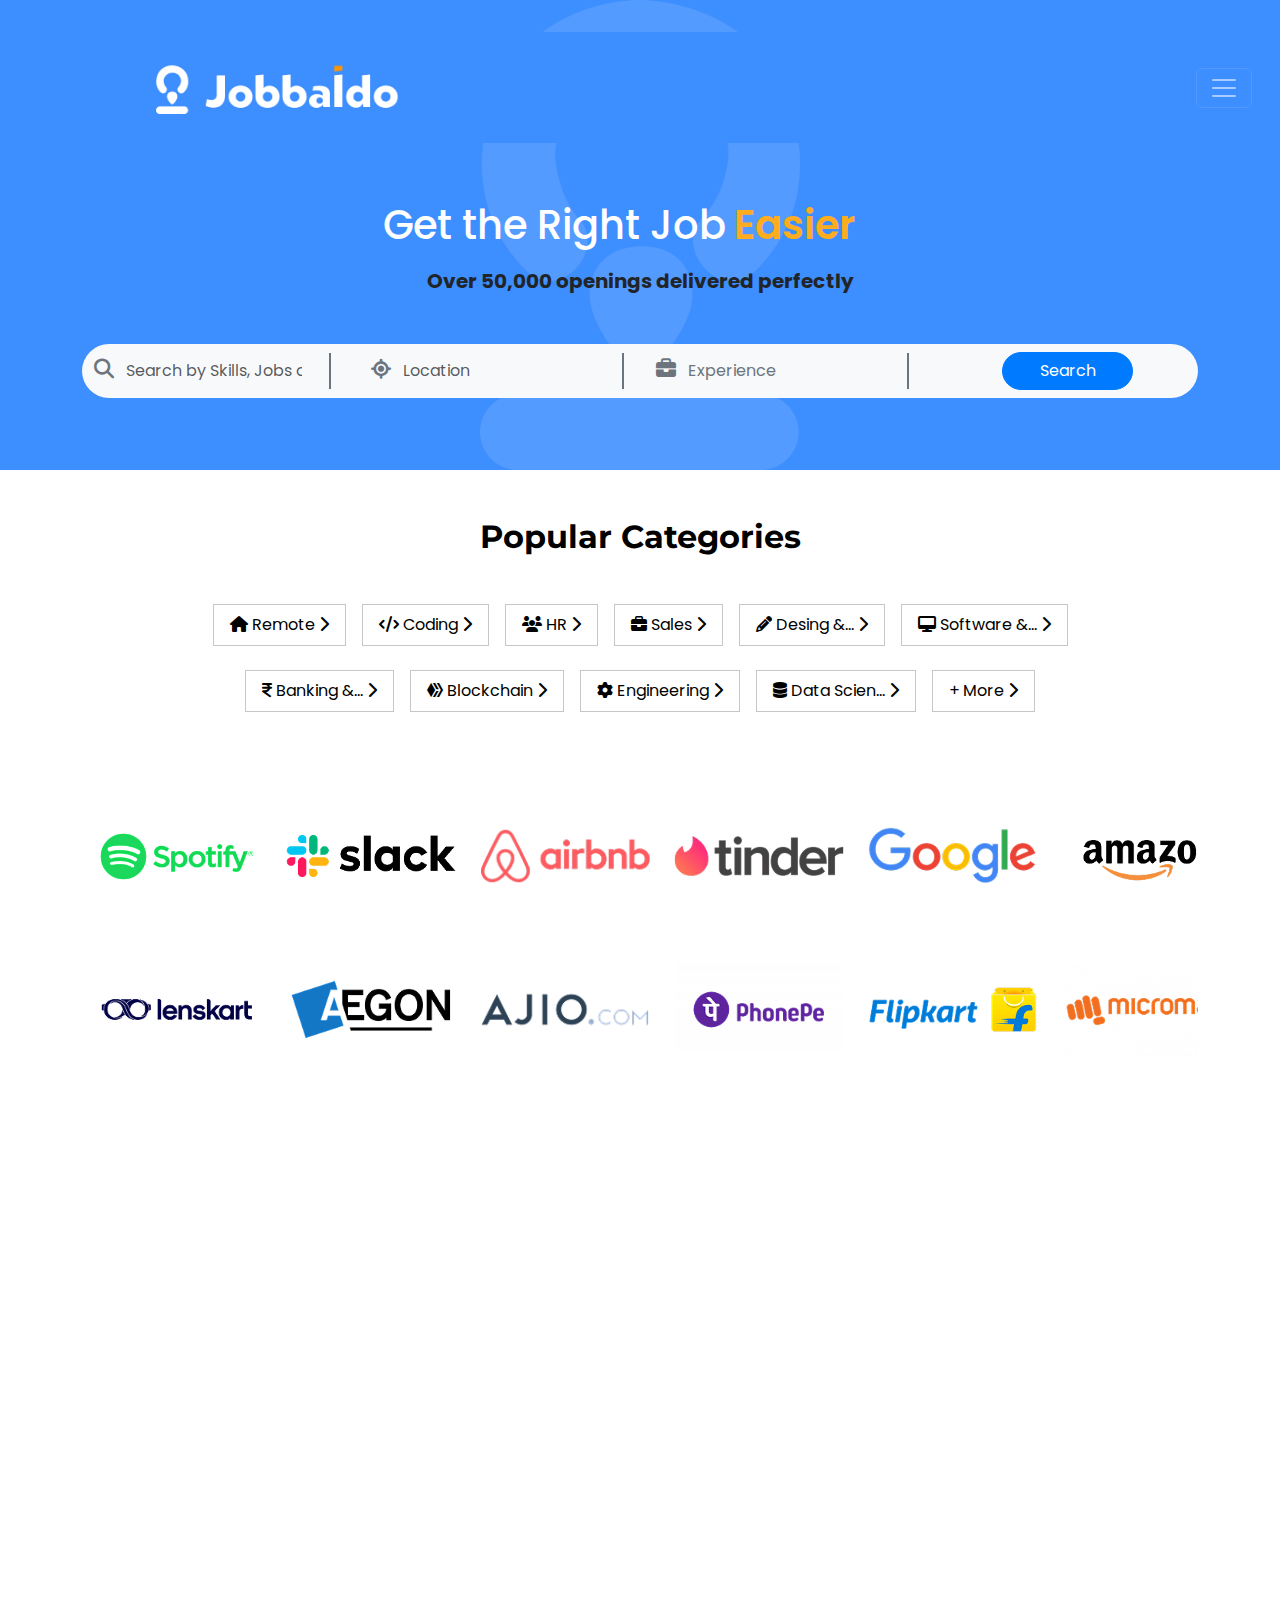
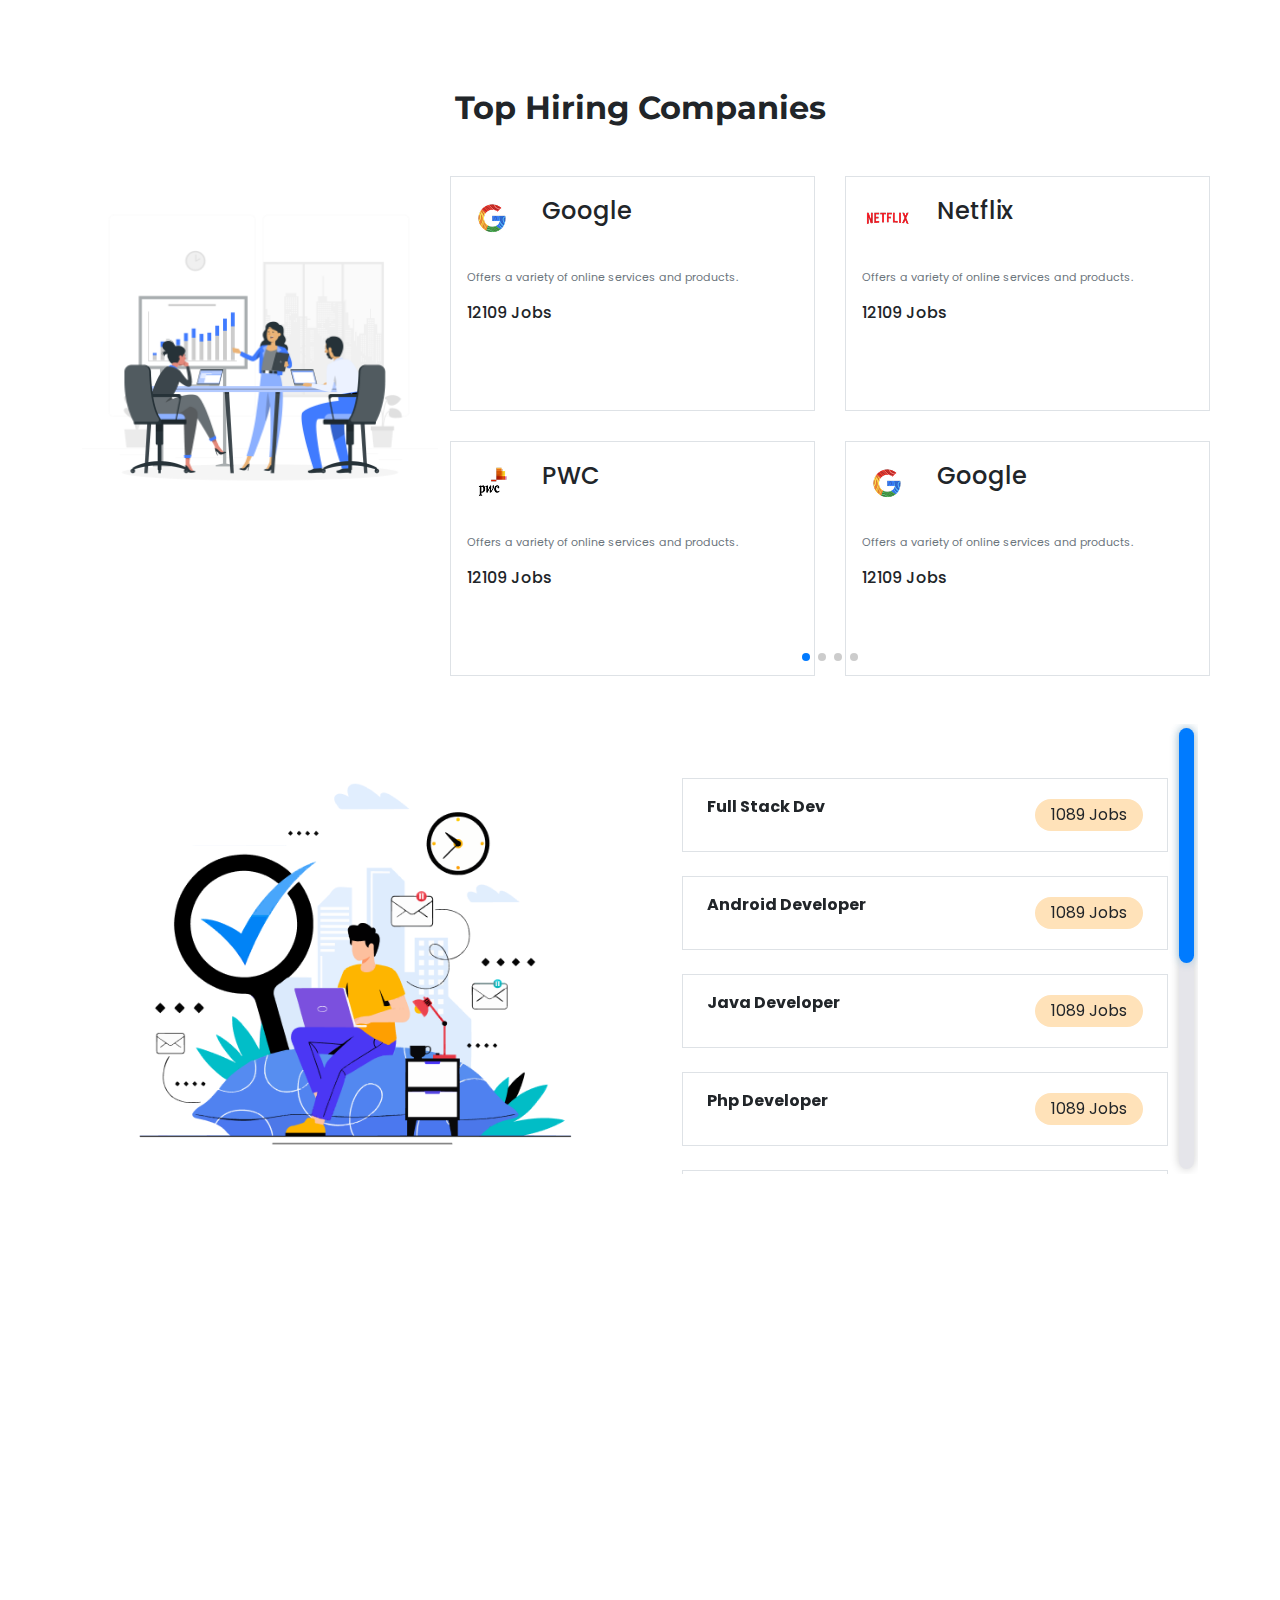
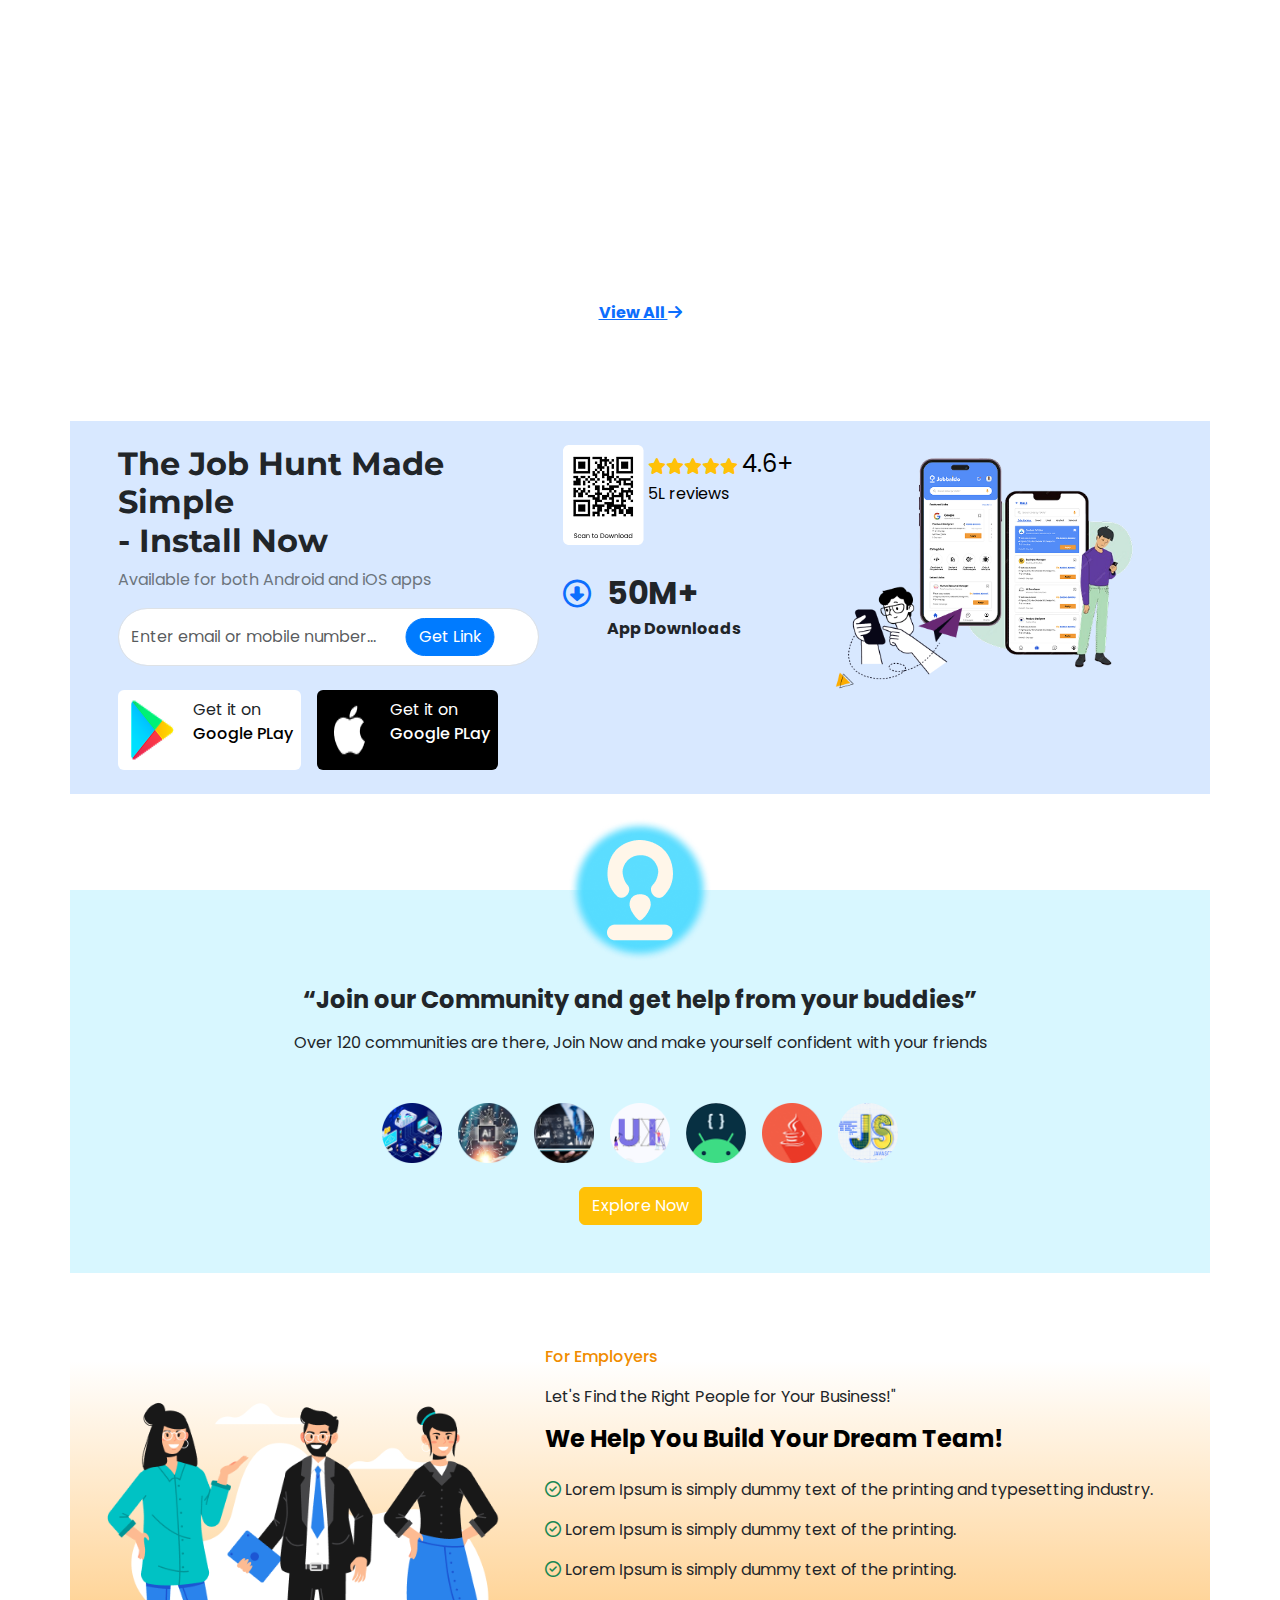
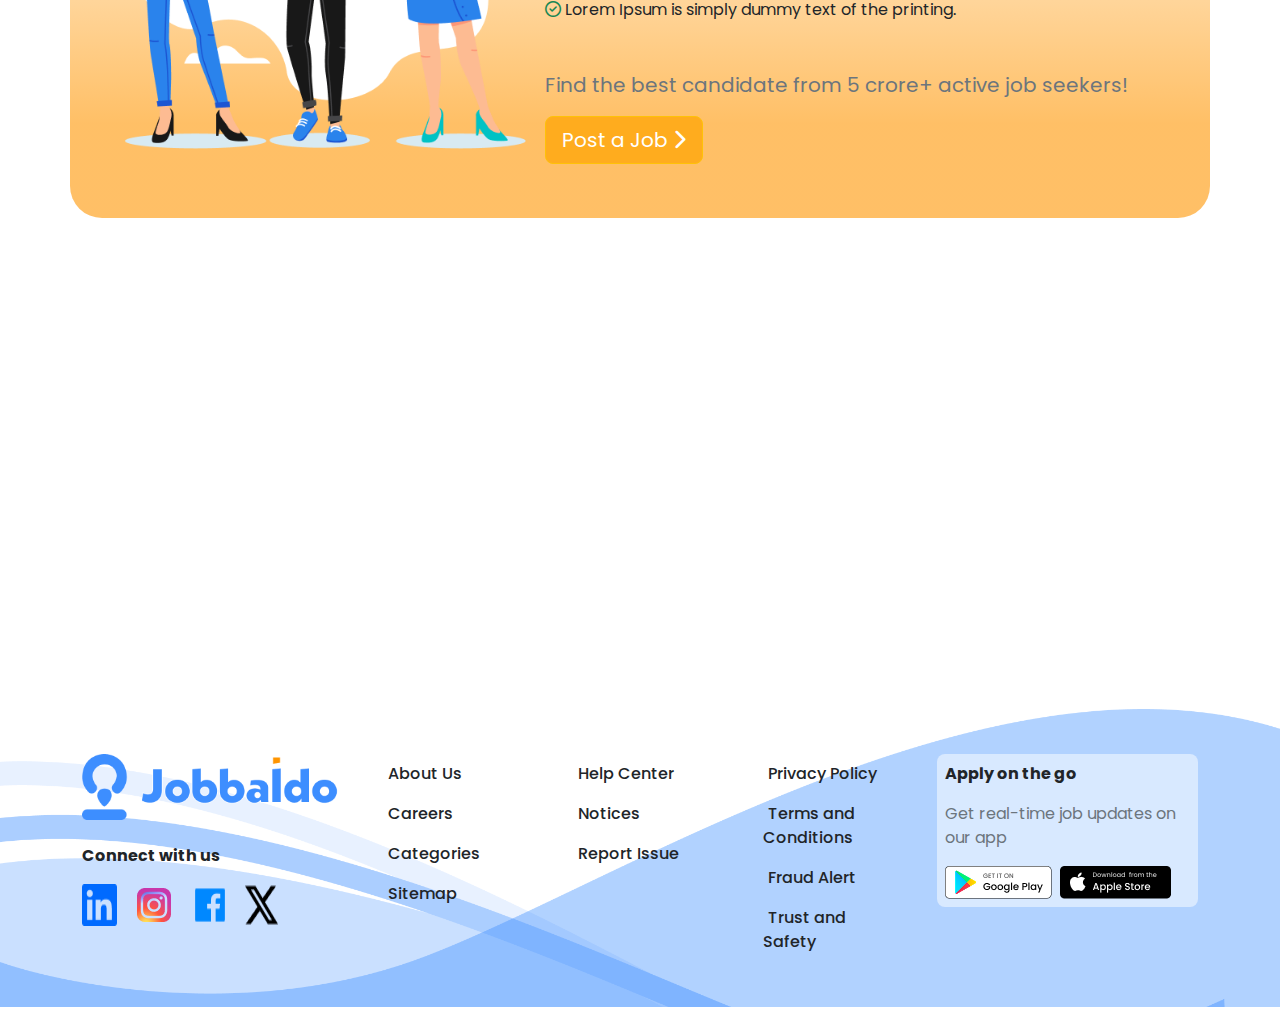
<file: index.html>
<!doctype html>
<html lang="en">

<head>
  <meta charset="utf-8">
  <meta name="viewport" content="width=device-width, initial-scale=1">
  <title>Jobbaldo</title>
  <!-- ------------------FAV ICON-------------------- -->
  <link rel="apple-touch-icon" sizes="180x180" href="./images/fav-icon/apple-touch-icon.png">
  <link rel="icon" type="image/png" sizes="32x32" href="./images/fav-icon/favicon-32x32.png">
  <link rel="icon" type="image/png" sizes="16x16" href="./images/fav-icon/favicon-16x16.png">
  <link rel="manifest" href="/site.webmanifest">
  <!-- ---------FONT AWESOME---------- -->
  <link rel="stylesheet" href="https://cdnjs.cloudflare.com/ajax/libs/font-awesome/6.7.2/css/all.min.css"
    integrity="sha512-Evv84Mr4kqVGRNSgIGL/F/aIDqQb7xQ2vcrdIwxfjThSH8CSR7PBEakCr51Ck+w+/U6swU2Im1vVX0SVk9ABhg=="
    crossorigin="anonymous" referrerpolicy="no-referrer" />
  <!-- ------------AOS LINK---------------------------- -->
  <link href="https://unpkg.com/aos@2.3.1/dist/aos.css" rel="stylesheet">
  <!-- ---------SWIPER JS LINK--------------- -->
  <link rel="stylesheet" href="https://cdn.jsdelivr.net/npm/swiper@11/swiper-bundle.min.css" />
  <!-- -------BOOTSRAP CSS LINK--------- -->
  <link href="https://cdn.jsdelivr.net/npm/bootstrap@5.3.3/dist/css/bootstrap.min.css" rel="stylesheet"
    integrity="sha384-QWTKZyjpPEjISv5WaRU9OFeRpok6YctnYmDr5pNlyT2bRjXh0JMhjY6hW+ALEwIH" crossorigin="anonymous">
  <!-- -----CUSTOM CSS--------- -->
  <link rel="stylesheet" href="./css/style.css">
</head>

<body>
  <header>
    <nav class="navbar fixed-top ms-auto bg_1 navbar-expand-xxl rounded-start-pill py-md-4 px-md-3 ps-5 py-3"
      data-bs-theme="dark">
      <div class="container d-flex align-items-center">
        <a class="navbar-brand" href="#"><img src="./images/homepage/nav_logo.png" alt="Logo" class="img-fluid"></a>
        <button class="navbar-toggler" type="button" data-bs-toggle="offcanvas" data-bs-target="#offcanvasNavbar"
          aria-controls="offcanvasNavbar" aria-label="Toggle navigation">
          <span class="navbar-toggler-icon"></span>
        </button>
        <div class="offcanvas offcanvas-start" tabindex="-1" id="offcanvasNavbar"
          aria-labelledby="offcanvasNavbarLabel">
          <div class="offcanvas-header bg_1">
            <button type="button" class="btn-close" data-bs-dismiss="offcanvas" aria-label="Close"></button>
          </div>
          <div class="offcanvas-body text-white bg_1">
            <ul class="navbar-nav justify-content-end flex-grow-1 pe-3 align-items-start">
              <ul class="navbar-nav mx-auto align-items-xxl-center align-items-lg-start gap-xxl-5 gap-3 text-white"
                style="--bs-scroll-height: 100px;">
                <li class="nav-item">
                  <a class="nav-link active d-inline" aria-current="page" href="./index.html">Home</a>
                </li>
                <li class="nav-item">
                  <a class="nav-link  d-inline text-white" href="./jobs.html">Jobs</a>
                </li>
                <li class="nav-item">
                  <a class="nav-link  d-inline text-white" href="./community.html">Community</a>
                </li>
                <li class="nav-item">
                  <a class="nav-link  d-inline text-white" href="./hire-talent.html">Hire a Talent</a>
                </li>
                <li class="nav-item">
                  <div class="d-flex gap-3 align-items-center mt-md-0 mt-3 ps-md-0 flex-wrap">
                    <a href="./login.html" class="btn btn-outline-light px-3">Login</a>
                    <a href="./register.html" class="btn  btn-warning text-white bg_2 rounded-5 px-3 py-2">Register</a>
                    <a href="#" class="text-black text-decoration-none border-start border-3 px-2 border-light">For
                      Employer <i class="fa-solid fa-chevron-right"></i></a>
                  </div>
                </li>
              </ul>
          </div>
        </div>
      </div>
    </nav>
  </header>
  <main>
    <!-- -------------------BANNER SECTION----------------------- -->
    <section class="banner bg_1 py-5">
      <div class="banner_div container text-center py-md-4 py-2">
        <div
          class="wrapper text-white fw-semibold d-flex justify-content-center flex-sm-row flex-column">
          <h1 class="d-inline-block d-flex justify-content-center align-items-center fs-1">Get the Right Job</h1>
          <div class="text-container d-inline-block px-2  d-flex justify-content-center">
            <div class="texts fs-1 color_1">
              <span class="d-block">Easier</span>
              <span class="d-block">Faster</span>
              <span class="d-block">Simpler</span>
            </div>
          </div>
        </div>
        <p class="fw-bold mt-2 fs-5">Over 50,000 openings delivered perfectly</p>
        <form action="#" method="get" class="bg-light rounded-5 py-2 overflow-hidden mt-5">
          <div class="row rounded-5">
            <div class="col-md-3 d-flex align-items-center px-lg-4 mt-lg-0 mt-3  px-5">
              <label for="search_by"><i class="fa-solid fa-magnifying-glass text-secondary fs-5"></i></label>
              <input type="search" name="search_by" id="search_by" placeholder="Search by Skills, Jobs or Companies"
                class="form-control  border-0 border-end border-2 border-secondary rounded-0  bg-transparent form_border">
            </div>
            <div class="col-md-3 d-flex px-lg-3 align-items-center mt-lg-0 mt-3  px-5">
              <label for="location"><i class="fa-solid fa-location-crosshairs text-secondary fs-5"></i></label>
              <input type="search" name="location" id="location" placeholder="Location"
                class="form-control  border-0 border-end border-2 border-secondary rounded-0 bg-transparent form_border">
            </div>
            <div class="col-md-3 d-flex align-items-center px-lg-3 mt-lg-0 mt-3  px-5">
              <label for="experience"><i class="fa-solid fa-briefcase text-secondary fs-5"></i></label>
              <select name="experience" id="experience" aria-placeholder="Experience"
                class="form-control  border-0 border-end border-2 border-secondary rounded-0 text-secondary bg-transparent form_border">
                <option value="">Experience</option>
                <option value="">Fresher</option>
                <option value="">2-3 years</option>
                <option value="">5+ years</option>
              </select>
            </div>
            <div class="col-md-3 mt-lg-0 mt-3 "><button type="submit"
                class="btn btn-primary rounded-5 w-50">Search</button></div>
          </div>
        </form>
      </div>
    </section>
    <!-- ------------------------------------------- -->
    <!-- ------------POPULAR CATEGORIES------------------------- -->
    <section class="popular_categories py-md-5 py-3">
      <div class="popular_categories_div container">
        <h2 class="text-black text-center fw-bolder">Popular Categories</h2>
        <div class=" d-flex justify-content-center gap-3 mt-5 flex-wrap">
          <a href="#"
            class="border border-1 border-secondary-subtle px-3 py-2 d-inline-block text-decoration-none text-black box_hover"><i
              class="fa-solid fa-house"></i> Remote <i class="fa-solid fa-chevron-right"></i></a>
          <a href="#"
            class="border border-1 border-secondary-subtle px-3 py-2 d-inline-block text-decoration-none text-black box_hover"><i
              class="fa-solid fa-code"></i> Coding <i class="fa-solid fa-chevron-right"></i></a>
          <a href="#"
            class="border border-1 border-secondary-subtle px-3 py-2 d-inline-block text-decoration-none text-black box_hover"><i
              class="fa-solid fa-users"></i> HR <i class="fa-solid fa-chevron-right"></i></a>
          <a href="#"
            class="border border-1 border-secondary-subtle px-3 py-2 d-inline-block text-decoration-none text-black box_hover"><i
              class="fa-solid fa-briefcase"></i> Sales <i class="fa-solid fa-chevron-right"></i></a>
          <a href="#"
            class="border border-1 border-secondary-subtle px-3 py-2 d-inline-block text-decoration-none text-black box_hover"><i
              class="fa-solid fa-pencil"></i> Desing &... <i class="fa-solid fa-chevron-right"></i></a>
          <a href="#"
            class="border border-1 border-secondary-subtle px-3 py-2 d-inline-block text-decoration-none text-black box_hover"><i
              class="fa-solid fa-desktop"></i> Software &... <i class="fa-solid fa-chevron-right"></i></a>
        </div>
        <div class=" d-flex justify-content-center gap-3 mt-4 flex-wrap">
          <a href="#"
            class="border border-1 border-secondary-subtle px-3 py-2 d-inline-block text-decoration-none text-black box_hover"><i
              class="fa-solid fa-indian-rupee-sign"></i> Banking &... <i class="fa-solid fa-chevron-right"></i></a>
          <a href="#"
            class="border border-1 border-secondary-subtle px-3 py-2 d-inline-block text-decoration-none text-black box_hover"><i
              class="fa-brands fa-hive"></i> Blockchain <i class="fa-solid fa-chevron-right"></i></a>
          <a href="#"
            class="border border-1 border-secondary-subtle px-3 py-2 d-inline-block text-decoration-none text-black box_hover"><i
              class="fa-solid fa-gear"></i> Engineering <i class="fa-solid fa-chevron-right"></i></a>
          <a href="#"
            class="border border-1 border-secondary-subtle px-3 py-2 d-inline-block text-decoration-none text-black box_hover"><i
              class="fa-solid fa-database"></i> Data Scien... <i class="fa-solid fa-chevron-right"></i></a>
          <a href="#"
            class="border border-1 border-secondary-subtle px-3 py-2 d-inline-block text-decoration-none text-black box_hover">+
            More <i class="fa-solid fa-chevron-right"></i></a>
        </div>
      </div>
    </section>
    <!-- ----------------------------------------- -->
    <!-- -------LOGO CAROUSAL SECTION----------------- -->
    <section class="logo_carousal py-md-5 py-4">
      <div class="logo_carousal_div container">
        <div class="logo_a logo_container mt-lg-0 mt-4">
          <div class="logo_slide logo_slide_a">
            <img src="./images/homepage/logo_slide_a1.png" alt="Logo" class="img-fluid">
            <img src="./images/homepage/logo_slide_a2.png" alt="Logo" class="img-fluid">
            <img src="./images/homepage/logo_slide_a3.png" alt="Logo" class="img-fluid">
            <img src="./images/homepage/logo_slide_a4.png" alt="Logo" class="img-fluid">
            <img src="./images/homepage/logo_slide_a5.png" alt="Logo" class="img-fluid">
            <img src="./images/homepage/logo_slide_a6.png" alt="Logo" class="img-fluid">
          </div>
          <div class="logo_slide logo_slide_a">
            <img src="./images/homepage/logo_slide_a1.png" alt="Logo" class="img-fluid">
            <img src="./images/homepage/logo_slide_a2.png" alt="Logo" class="img-fluid">
            <img src="./images/homepage/logo_slide_a3.png" alt="Logo" class="img-fluid">
            <img src="./images/homepage/logo_slide_a4.png" alt="Logo" class="img-fluid">
            <img src="./images/homepage/logo_slide_a5.png" alt="Logo" class="img-fluid">
            <img src="./images/homepage/logo_slide_a6.png" alt="Logo" class="img-fluid">
          </div>
        </div>
        <div class="logo_b logo_container mt-lg-5 mt-3">
          <div class="logo_slide logo_slide_b">
            <img src="./images/homepage/logo_slide_b1.png" alt="logo" class="img-fluid">
            <img src="./images/homepage/logo_slide_b2.png" alt="logo" class="img-fluid">
            <img src="./images/homepage/logo_slide_b3.png" alt="logo" class="img-fluid">
            <img src="./images/homepage/logo_slide_b4.png" alt="logo" class="img-fluid">
            <img src="./images/homepage/logo_slide_b5.png" alt="logo" class="img-fluid">
            <img src="./images/homepage/logo_slide_b6.png" alt="logo" class="img-fluid">
          </div>
          <div class="logo_slide logo_slide_b">
            <img src="./images/homepage/logo_slide_b1.png" alt="logo" class="img-fluid">
            <img src="./images/homepage/logo_slide_b2.png" alt="logo" class="img-fluid">
            <img src="./images/homepage/logo_slide_b3.png" alt="logo" class="img-fluid">
            <img src="./images/homepage/logo_slide_b4.png" alt="logo" class="img-fluid">
            <img src="./images/homepage/logo_slide_b5.png" alt="logo" class="img-fluid">
            <img src="./images/homepage/logo_slide_b6.png" alt="logo" class="img-fluid">
          </div>
        </div>
      </div>
    </section>
    <!-- ------------UPLOAD YOUR RESUME----------------------- -->
    <section class="resume">
      <div class="resume_div container">
        <div class="row">
          <div class="col-md-6" data-aos="zoom-in" data-aos-duration="4000">
            <img src="./images/homepage/resume_image.png" alt="Image" class="img-fluid">
          </div>
          <div class="col-md-6" data-aos="fade-right">
            <div class="d-md-block d-flex flex-column align-items-center mt-md-0 mt-5">
              <p class="color_2">ATS SCANNER</p>
              <h2 class="fw-bolder">Ready to <span class="color_2">impress?</span> <span class="d-block"><span
                    class="color_1">Evaluate</span> Your resume score today?</span></h2>
              <p class="fw-bold fs-4">Why should you check ?</p>
              <div class="mt-5">
                <p><i class="fa-regular fa-square-check text-success"></i> 7x more recruiter attention</p>
                <p><i class="fa-regular fa-square-check text-success"></i> 7x more recruiter attention</p>
                <p><i class="fa-regular fa-square-check text-success"></i> 7x more recruiter attention</p>
              </div>
              <button type="button" class="btn btn-warning text-white bg_3 btn-lg rounded-5 mt-3">Upload your
                resume</button>
            </div>
          </div>
        </div>
      </div>
    </section>
    <!-- --------------------------------------- -->
    <!-- ------------TOP COMPANIES--------------- -->
    <section class="top_companies py-md-5 py-3">
      <div class="top_companies_div container">
        <h2 class="fw-bolder text-center">Top Hiring Companies</h2>
        <div class="row mt-md-5 mt-3">
          <div class="col-xl-4 col-md-6 col-8">
            <img src="./images/homepage/top_companies_image.png" alt="Image" class="img-fluid">
          </div>
          <div class="col-xl-8 col-md-6 col-12 px-md-0 px-4">
            <div class="swiper mySwiper">
              <div class="swiper-wrapper">
                <div class="swiper-slide border d-flex flex-column text-start py-3 px-3 tilt">
                  <div class="d-flex gap-4 align-items-center">
                    <img src="./images/homepage/top_companies_google.png" alt="Image" class="img-fluid">
                    <p class="fw-medium d-inline-block fs-4">Google</p>
                  </div>
                  <p class="text-secondary smaller_font mt-4">Offers a variety of online services and products.</p>
                  <p class="fw-medium fs-6">12109 Jobs</p>
                </div>
                <div class="swiper-slide border py-3 px-3 text-start tilt">
                  <div class="d-flex gap-4 align-items-center">
                    <img src="./images/homepage/top_companies_netflix.png" alt="Image" class="img-fluid">
                    <p class="fw-medium d-inline-block fs-4">Netflix</p>
                  </div>
                  <p class="text-secondary smaller_font mt-4">Offers a variety of online services and products.</p>
                  <p class="fw-medium fs-6">12109 Jobs</p>
                </div>
                <div class="swiper-slide border py-3 px-3 text-start tilt">
                  <div class="d-flex gap-4 align-items-center">
                    <img src="./images/homepage/top_companies_amazon.png" alt="Image" class="img-fluid">
                    <p class="fw-medium d-inline-block fs-4">Amazon</p>
                  </div>
                  <p class="text-secondary smaller_font mt-4">Offers a variety of online services and products.</p>
                  <p class="fw-medium fs-6">12109 Jobs</p>
                </div>
                <div class="swiper-slide border py-3 px-3 text-start tilt">
                  <div class="d-flex gap-4 align-items-center">
                    <img src="./images/homepage/top_companies_flipkart.png" alt="Image" class="img-fluid">
                    <p class="fw-medium d-inline-block fs-4">Flipkart</p>
                  </div>
                  <p class="text-secondary smaller_font mt-4">Offers a variety of online services and products.</p>
                  <p class="fw-medium fs-6">12109 Jobs</p>
                </div>
                <div class="swiper-slide border py-3 px-3 text-start tilt">
                  <div class="d-flex gap-4 align-items-center">
                    <img src="./images/homepage/top_companies_spotify.png" alt="Image" class="img-fluid">
                    <p class="fw-medium d-inline-block fs-4">Spotify</p>
                  </div>
                  <p class="text-secondary smaller_font mt-4">Offers a variety of online services and products.</p>
                  <p class="fw-medium fs-6">12109 Jobs</p>
                </div>
                <div class="swiper-slide border py-3 px-3 text-start tilt">
                  <div class="d-flex gap-4 align-items-center">
                    <img src="./images/homepage/top_companies_pwc.png" alt="Image" class="img-fluid">
                    <p class="fw-medium d-inline-block fs-4">PWC</p>
                  </div>
                  <p class="text-secondary smaller_font mt-4">Offers a variety of online services and products.</p>
                  <p class="fw-medium fs-6">12109 Jobs</p>
                </div>
                <div class="swiper-slide border py-3 px-3 text-start tilt">
                  <div class="d-flex gap-4 align-items-center">
                    <img src="./images/homepage/top_companies_google.png" alt="Image" class="img-fluid">
                    <p class="fw-medium d-inline-block fs-4">Google</p>
                  </div>
                  <p class="text-secondary smaller_font mt-4">Offers a variety of online services and products.</p>
                  <p class="fw-medium fs-6">12109 Jobs</p>
                </div>
                <div class="swiper-slide border py-3 px-3 text-start tilt">
                  <div class="d-flex gap-4 align-items-center">
                    <img src="./images/homepage/top_companies_google.png" alt="Image" class="img-fluid">
                    <p class="fw-medium d-inline-block fs-4">Google</p>
                  </div>
                  <p class="text-secondary smaller_font mt-4">Offers a variety of online services and products.</p>
                  <p class="fw-medium fs-6">12109 Jobs</p>
                </div>
                <div class="swiper-slide border py-3 px-3 text-start tilt">
                  <div class="d-flex gap-4 align-items-center">
                    <img src="./images/homepage/top_companies_google.png" alt="Image" class="img-fluid">
                    <p class="fw-medium d-inline-block fs-4">Google</p>
                  </div>
                  <p class="text-secondary smaller_font mt-4">Offers a variety of online services and products.</p>
                  <p class="fw-medium fs-6">12109 Jobs</p>
                </div>
              </div>
              <div class="swiper-pagination"></div>
            </div>
          </div>
        </div>
    </section>
    <!-- --------------------------------- -->
    <!-- -----------EXPLORE JOBS---------------------- -->
    <section class="explore_jobs">
      <div class="explore_jobs_div container">
        <div class="row">
          <div class="col-md-6">
            <img src="./images/homepage/explore_jobs_image.png" alt="Image" class="img-fluid">
          </div>
          <div class="col-md-6">
            <div class="swiper_container">
              <div class="swiper scrollSwiper">
                <div class="swiper-wrapper">
                  <div class="swiper-slide">
                    <div
                      class="border d-flex justify-content-between px-4 py-3 align-items-center mt-4 flex-wrap gap-2">
                      <p class="fw-bold">Full Stack Dev</p>
                      <div
                        class="rounded-5 bg_4 d-inline-block px-3 py-1 d-flex justify-content-center align-items-center">
                        1089 Jobs</div>
                    </div>
                    <div
                      class="border d-flex justify-content-between px-4 py-3 align-items-center mt-4 flex-wrap gap-2">
                      <p class="fw-bold">Android Developer</p>
                      <div
                        class="rounded-5 bg_4 d-inline-block px-3 py-1 d-flex justify-content-center align-items-center">
                        1089 Jobs</div>
                    </div>
                    <div
                      class="border d-flex justify-content-between px-4 py-3 align-items-center mt-4 flex-wrap gap-2">
                      <p class="fw-bold">Java Developer</p>
                      <div
                        class="rounded-5 bg_4 d-inline-block px-3 py-1 d-flex justify-content-center align-items-center">
                        1089 Jobs</div>
                    </div>
                    <div
                      class="border d-flex justify-content-between px-4 py-3 align-items-center mt-4 flex-wrap gap-2">
                      <p class="fw-bold">Php Developer</p>
                      <div
                        class="rounded-5 bg_4 d-inline-block px-3 py-1 d-flex justify-content-center align-items-center">
                        1089 Jobs</div>
                    </div>
                    <div
                      class="border d-flex justify-content-between px-4 py-3 align-items-center mt-4 flex-wrap gap-2">
                      <p class="fw-bold">Content Writer</p>
                      <div
                        class="rounded-5 bg_4 d-inline-block px-3 py-1 d-flex justify-content-center align-items-center">
                        1089 Jobs</div>
                    </div>
                    <div
                      class="border d-flex justify-content-between px-4 py-3 align-items-center mt-4 flex-wrap gap-2">
                      <p class="fw-bold">Ui/Ux Designer</p>
                      <div
                        class="rounded-5 bg_4 d-inline-block px-3 py-1 d-flex justify-content-center align-items-center">
                        1089 Jobs</div>
                    </div>
                    <div
                      class="border d-flex justify-content-between px-4 py-3 align-items-center mt-4 flex-wrap gap-2">
                      <p class="fw-bold">Digital Marketer</p>
                      <div
                        class="rounded-5 bg_4 d-inline-block px-3 py-1 d-flex justify-content-center align-items-center">
                        1089 Jobs</div>
                    </div>
                    <div
                      class="border d-flex justify-content-between px-4 py-3 align-items-center mt-4 flex-wrap gap-2">
                      <p class="fw-bold">Node Js Developer</p>
                      <div
                        class="rounded-5 bg_4 d-inline-block px-3 py-1 d-flex justify-content-center align-items-center">
                        1089 Jobs</div>
                    </div>
                  </div>
                </div>
                <div class="swiper-scrollbar"></div>
              </div>
            </div>
          </div>
        </div>
      </div>
    </section>
    <!-- --------------------------------------------------------- -->
    <!-- -------------REVIEWS SECTION---------------------- -->
    <section class="reviews py-md-5 py-3">
      <div class="reviews_div container">
        <div data-aos="fade-down" data-aos-duration="4000">
          <p class="color_2 text-center">Our Reviews</p>
          <h2 class="fw-bolder text-center">What Our Users Say</h2>
        </div>
        <div data-aos="fade-up" data-aos-duration="3000">
          <div class="row mt-5">
            <div class="col-lg-3 col-md-6 tilt mt-lg-0 mt-3">
              <div class="review_card border py-2 px-2">
                <img src="./images/homepage/review_image.png" alt="Image" class="img-fluid">
                <div class="d-flex justify-content-between review_name mt-2">
                  <p class="fw-bold smaller_font">John Wick <span class="text-secondary d-block fw-normal">- Web
                      Developer, Genius Co.</span></p>
                  <p class="text-warning smaller_font"><i class="fa-solid fa-star"></i><i
                      class="fa-solid fa-star"></i><i class="fa-solid fa-star"></i><i class="fa-solid fa-star"></i><i
                      class="fa-solid fa-star"></i> <span class="fw-bold color_3">4.3 +</span></p>
                </div>
                <p class="smaller_font"><i class="fa-solid fa-quote-left"></i> Lorem Ipsum is simply dummy text of the
                  printing and typesetting industry. Lorem Ipsum has been the industry's standard dummy text ever since
                  the 1500s <i class="fa-solid fa-quote-right"></i></p>
              </div>
            </div>
            <div class="col-lg-3 col-md-6 tilt mt-lg-0 mt-3">
              <div class="review_card border py-2 px-2">
                <img src="./images/homepage/review_image.png" alt="Image" class="img-fluid">
                <div class="d-flex justify-content-between review_name mt-2">
                  <p class="fw-bold smaller_font">John Wick <span class="text-secondary d-block fw-normal">- Web
                      Developer, Genius Co.</span></p>
                  <p class="text-warning smaller_font"><i class="fa-solid fa-star"></i><i
                      class="fa-solid fa-star"></i><i class="fa-solid fa-star"></i><i class="fa-solid fa-star"></i><i
                      class="fa-solid fa-star"></i> <span class="fw-bold color_3">4.3 +</span></p>
                </div>
                <p class="smaller_font"><i class="fa-solid fa-quote-left"></i> Lorem Ipsum is simply dummy text of the
                  printing and typesetting industry. Lorem Ipsum has been the industry's standard dummy text ever since
                  the 1500s <i class="fa-solid fa-quote-right"></i></p>
              </div>
            </div>
            <div class="col-lg-3 col-md-6  tilt mt-lg-0 mt-3">
              <div class="review_card border py-2 px-2">
                <img src="./images/homepage/review_image.png" alt="Image" class="img-fluid">
                <div class="d-flex justify-content-between review_name mt-2">
                  <p class="fw-bold smaller_font">John Wick <span class="text-secondary d-block fw-normal">- Web
                      Developer, Genius Co.</span></p>
                  <p class="text-warning smaller_font"><i class="fa-solid fa-star"></i><i
                      class="fa-solid fa-star"></i><i class="fa-solid fa-star"></i><i class="fa-solid fa-star"></i><i
                      class="fa-solid fa-star"></i> <span class="fw-bold color_3">4.3 +</span></p>
                </div>
                <p class="smaller_font"><i class="fa-solid fa-quote-left"></i> Lorem Ipsum is simply dummy text of the
                  printing and typesetting industry. Lorem Ipsum has been the industry's standard dummy text ever since
                  the 1500s <i class="fa-solid fa-quote-right"></i></p>
              </div>
            </div>
            <div class="col-lg-3 col-md-6   tilt mt-lg-0 mt-3">
              <div class="review_card border py-2 px-2">
                <img src="./images/homepage/review_image.png" alt="Image" class="img-fluid">
                <div class="d-flex justify-content-between review_name mt-2">
                  <p class="fw-bold smaller_font">John Wick <span class="text-secondary d-block fw-normal">- Web
                      Developer, Genius Co.</span></p>
                  <p class="text-warning smaller_font"><i class="fa-solid fa-star"></i><i
                      class="fa-solid fa-star"></i><i class="fa-solid fa-star"></i><i class="fa-solid fa-star"></i><i
                      class="fa-solid fa-star"></i> <span class="fw-bold color_3">4.3 +</span></p>
                </div>
                <p class="smaller_font"><i class="fa-solid fa-quote-left"></i> Lorem Ipsum is simply dummy text of the
                  printing and typesetting industry. Lorem Ipsum has been the industry's standard dummy text ever since
                  the 1500s <i class="fa-solid fa-quote-right"></i></p>
              </div>
            </div>
          </div>
          <div class="row mt-4">
            <div class="col-lg-3 col-md-6   tilt mt-lg-0 mt-3">
              <div class="review_card border py-2 px-2">
                <img src="./images/homepage/review_image.png" alt="Image" class="img-fluid">
                <div class="d-flex justify-content-between review_name mt-2">
                  <p class="fw-bold smaller_font">John Wick <span class="text-secondary d-block fw-normal">- Web
                      Developer, Genius Co.</span></p>
                  <p class="text-warning smaller_font"><i class="fa-solid fa-star"></i><i
                      class="fa-solid fa-star"></i><i class="fa-solid fa-star"></i><i class="fa-solid fa-star"></i><i
                      class="fa-solid fa-star"></i> <span class="fw-bold color_3">4.3 +</span></p>
                </div>
                <p class="smaller_font"><i class="fa-solid fa-quote-left"></i> Lorem Ipsum is simply dummy text of the
                  printing and typesetting industry. Lorem Ipsum has been the industry's standard dummy text ever since
                  the 1500s <i class="fa-solid fa-quote-right"></i></p>
              </div>
            </div>
            <div class="col-lg-3 col-md-6   tilt mt-lg-0 mt-3">
              <div class="review_card border py-2 px-2">
                <img src="./images/homepage/review_image.png" alt="Image" class="img-fluid">
                <div class="d-flex justify-content-between review_name mt-2">
                  <p class="fw-bold smaller_font">John Wick <span class="text-secondary d-block fw-normal">- Web
                      Developer, Genius Co.</span></p>
                  <p class="text-warning smaller_font"><i class="fa-solid fa-star"></i><i
                      class="fa-solid fa-star"></i><i class="fa-solid fa-star"></i><i class="fa-solid fa-star"></i><i
                      class="fa-solid fa-star"></i> <span class="fw-bold color_3">4.3 +</span></p>
                </div>
                <p class="smaller_font"><i class="fa-solid fa-quote-left"></i> Lorem Ipsum is simply dummy text of the
                  printing and typesetting industry. Lorem Ipsum has been the industry's standard dummy text ever since
                  the 1500s <i class="fa-solid fa-quote-right"></i></p>
              </div>
            </div>
            <div class="col-lg-3 col-md-6   tilt mt-lg-0 mt-3">
              <div class="review_card border py-2 px-2">
                <img src="./images/homepage/review_image.png" alt="Image" class="img-fluid">
                <div class="d-flex justify-content-between review_name mt-2">
                  <p class="fw-bold smaller_font">John Wick <span class="text-secondary d-block fw-normal">- Web
                      Developer, Genius Co.</span></p>
                  <p class="text-warning smaller_font"><i class="fa-solid fa-star"></i><i
                      class="fa-solid fa-star"></i><i class="fa-solid fa-star"></i><i class="fa-solid fa-star"></i><i
                      class="fa-solid fa-star"></i> <span class="fw-bold color_3">4.3 +</span></p>
                </div>
                <p class="smaller_font"><i class="fa-solid fa-quote-left"></i> Lorem Ipsum is simply dummy text of the
                  printing and typesetting industry. Lorem Ipsum has been the industry's standard dummy text ever since
                  the 1500s <i class="fa-solid fa-quote-right"></i></p>
              </div>
            </div>
            <div class="col-lg-3 col-md-6 tilt mt-lg-0 mt-3">
              <div class="review_card border py-2 px-2">
                <img src="./images/homepage/review_image.png" alt="Image" class="img-fluid">
                <div class="d-flex justify-content-between review_name mt-2">
                  <p class="fw-bold smaller_font">John Wick <span class="text-secondary d-block fw-normal">- Web
                      Developer, Genius Co.</span></p>
                  <p class="text-warning smaller_font"><i class="fa-solid fa-star"></i><i
                      class="fa-solid fa-star"></i><i class="fa-solid fa-star"></i><i class="fa-solid fa-star"></i><i
                      class="fa-solid fa-star"></i> <span class="fw-bold color_3">4.3 +</span></p>
                </div>
                <p class="smaller_font"><i class="fa-solid fa-quote-left"></i> Lorem Ipsum is simply dummy text of the
                  printing and typesetting industry. Lorem Ipsum has been the industry's standard dummy text ever since
                  the 1500s <i class="fa-solid fa-quote-right"></i></p>
              </div>
            </div>
          </div>
        </div>
        <div class="text-center mt-5">
          <a href="#" class="fw-bold d-block">View All <i class="fa-solid fa-arrow-right"></i></a>
        </div>
      </div>
    </section>
    <!-- ---------------------------------------- -->
    <!-- -----------INSTALL NOW SECTION--------------------------- -->
    <section class="install_now py-md-5">
      <div class="install_now_div container py-4 px-5 ">
        <div class="row">
          <div class="col-xl-5 col-lg-12 mb-xl-0 mb-4">
            <h2 class="fw-bolder">The Job Hunt Made Simple <span class="d-block">- Install Now</span></h2>
            <p class="text-secondary">Available for both Android and iOS apps</p>
            <form action="#" class="w-100 position-relative d-md-block d-flex flex-column">
              <input type="email" class="form-control rounded-5 py-3" name="email_phone" id="email_phone"
                placeholder="Enter email or mobile number...">
              <button type="submit"
                class="btn btn-primary rounded-5 position-absolute end-0 translate-middle top-50 install_now_btn">Get
                Link</button>
            </form>
            <div class="d-flex gap-3 mt-4 flex-wrap">
              <div class="d-flex gap-3 px-2 bg_white rounded-2 py-2">
                <img src="./images/homepage/playstore.png" alt="Image" class="img-fluid">
                <p class="smaller_font fs-6">Get it on <span class="d-block fw-medium text-black">Google PLay</span></p>
              </div>
              <div class="d-flex gap-3 bg_black text-white px-2 rounded-2 py-2">
                <img src="./images/homepage/apple_store.png" alt="Image" class="img-fluid">
                <p class="smaller_font fs-6">Get it on <span class="d-block fw-medium">Google PLay</span></p>
              </div>
            </div>
          </div>
          <div class="col-xl-3  d-flex flex-column gap-4 col-lg-6">
            <div>
              <img src="./images/homepage/scan_to_download.png" alt="Image" class="img-fluid">
              <p class="text-warning d-inline-block"> <i class="fa-solid fa-star"></i><i class="fa-solid fa-star"></i><i
                  class="fa-solid fa-star"></i><i class="fa-solid fa-star"></i><i class="fa-solid fa-star"></i> <span
                  class="fs-4 text-black">4.6+ <span class="d-block fs-6">5L reviews</span></span></p>
            </div>
            <div class="d-flex gap-3 align-items-baseline">
              <i class="fa-regular fa-circle-down text-primary fs-3"></i>
              <p class="fw-bold fs-2">50M+ <span class="d-block fs-6">App Downloads</span></p>
            </div>
          </div>
          <div class="col-xl-4 col-lg-6">
            <img src="./images/homepage/install_now_group_image.png" alt="Image" class="img-fluid">
          </div>
        </div>
      </div>
    </section>
    <!-- ----------------------------------------- -->
    <!-- --------------JOIN OUR COMMUNITY------------------ -->
    <section class="join_our_community py-5">
      <div class="join_our_community_div container position-relative py-5 text-center mt-lg-0 mt-5">
        <img src="./images/homepage/join_our_commnity_logo.png" alt="Logo"
          class="img-fluid d-block mx-auto position-absolute top-0 start-0 end-0 translate-middle-y">
        <h4 class="fw-bolder text-center mt-5">“Join our Community and get help from your buddies”</h4>
        <p class="text-center mt-3">Over 120 communities are there, Join Now and make yourself confident with your
          friends</p>
        <div class="d-flex justify-content-center gap-3 mt-5 flex-wrap">
          <img src="./images/homepage/join_community_1.png" alt="Image" class="img-fluid" width="60px">
          <img src="./images/homepage/join_community_2.png" alt="Image" class="img-fluid" width="60px">
          <img src="./images/homepage/join_community_3.png" alt="Image" class="img-fluid" width="60px">
          <img src="./images/homepage/join_community_4.png" alt="Image" class="img-fluid" width="60px">
          <img src="./images/homepage/join_community_5.png" alt="Image" class="img-fluid" width="60px">
          <img src="./images/homepage/join_community_6.png" alt="Image" class="img-fluid" width="60px">
          <img src="./images/homepage/join_community_7.png" alt="Image" class="img-fluid" width="60px">
        </div>
        <a href="#" class="btn btn-warning text-white mt-4">Explore Now</a>
      </div>
    </section>
    <!-- ------------------------------------------------------ -->
    <!-- --------------POST A JOB--------------------------------- -->
    <section class="post_a_job">
      <div class="post_a_job_div container rounded-5 py-4">
        <div class="row">
          <div class="col-lg-5 col-md-12 ">
            <div>
              <img src="./images/homepage/post_a_job_image.png" alt="Image" class="img-fluid">
            </div>
          </div>
          <div class="col-lg-7 col-md-12 px-lg-0 px-5">
            <div>
              <p class="fw-medium color_4">For Employers</p>
              <p>Let's Find the Right People for Your Business!"</p>
              <h4 class="text-black fw-bold">We Help You Build Your Dream Team!</h4>
              <div class="mt-4">
                <p><i class="fa-regular fa-circle-check text-success"></i> Lorem Ipsum is simply dummy text of the
                  printing and typesetting industry.</p>
                <p><i class="fa-regular fa-circle-check text-success"></i> Lorem Ipsum is simply dummy text of the
                  printing.</p>
                <p><i class="fa-regular fa-circle-check text-success"></i> Lorem Ipsum is simply dummy text of the
                  printing.</p>
                <p><i class="fa-regular fa-circle-check text-success"></i> Lorem Ipsum is simply dummy text of the
                  printing.</p>
              </div>
              <p class="text-secondary fs-5 mt-5">Find the best candidate from 5 crore+ active job seekers!</p>
              <a href="#" class="btn btn-warning btn-lg text-white bg_2">Post a Job <i
                  class="fa-solid fa-chevron-right"></i></a>
            </div>
          </div>
        </div>
      </div>
    </section>
    <!-- -------------------------------------------------- -->
    <!-- -----------------JOB Alerts--------------------- -->
    <section class="job_alerts py-md-5 py-3">
      <div class="job_alerts_div container">
        <div class="row" data-aos="fade-right">
          <div class="col-md-6">
            <p class="fw-bold fs-5">Get Hired Faster with <span class="color_2">Personalized</span> Job Alerts!</p>
            <h2 class="fw-bold">Let <span class="color_2">Opportunities</span> Find <span class="color_1">You</span> -
              <span class="d-block">Enable Job Alerts</span>
            </h2>
            <a href="#" class="btn btn-primary rounded-5 btn-lg mt-5">Get Job Alert</a>
          </div>
          <div class="col-md-6">
            <img src="./images/homepage/job_alerts_image.png" alt="" class="img-fluid">
          </div>
        </div>
      </div>
    </section>
  </main>
  <!-- ------------------FOOTER SECTION---------------------- -->
  <footer class="py-md-5 py-3">
    <div class="footer_div container">
      <div class="row">
        <div class="col-lg-3 col-sm-12 mt-lg-0 mt-md-4 mt-4">
          <img src="./images/homepage/footer_logo.png" alt="Logo" class="img-fluid footer_logo">
          <p class="fw-bold mt-4">Connect with us</p>
          <div class="d-flex gap-3 mt-3">
            <img src="./images/homepage/linkedin_image.png" alt="Image" class="img-fluid">
            <img src="./images/homepage/instagram_image.png" alt="Image" class="img-fluid">
            <img src="./images/homepage/facebook_image.png" alt="Image" class="img-fluid">
            <img src="./images/homepage/twitter X _image.png" alt="Image" class="img-fluid">
          </div>
        </div>
        <div class="col-lg-2 col-sm-6 mt-lg-0 mt-md-4 mt-4">
          <div class="list-group footer-links">
            <a href="#" class="list-group-item list-group-item-action bg-transparent border-0 fw-medium">About Us</a>
            <a href="#" class="list-group-item list-group-item-action bg-transparent border-0 fw-medium">Careers</a>
            <a href="#" class="list-group-item list-group-item-action bg-transparent border-0 fw-medium">Categories</a>
            <a href="#" class="list-group-item list-group-item-action bg-transparent border-0 fw-medium">Sitemap</a>
          </div>
        </div>
        <div class="col-lg-2 col-sm-6 mt-lg-0 mt-md-4 mt-4">
          <div class="list-group footer-links">
            <a href="#" class="list-group-item list-group-item-action bg-transparent border-0 fw-medium">Help Center</a>
            <a href="#" class="list-group-item list-group-item-action bg-transparent border-0 fw-medium">Notices</a>
            <a href="#" class="list-group-item list-group-item-action bg-transparent border-0 fw-medium">Report
              Issue</a>
          </div>
        </div>
        <div class="col-lg-2 col-sm-6 mt-lg-0 mt-md-4 mt-4">
          <div class="list-group footer-links">
            <a href="#" class="list-group-item list-group-item-action bg-transparent border-0 fw-medium">Privacy
              Policy</a>
            <a href="#" class="list-group-item list-group-item-action bg-transparent border-0 fw-medium">Terms and
              Conditions</a>
            <a href="#" class="list-group-item list-group-item-action bg-transparent border-0 fw-medium">Fraud Alert</a>
            <a href="#" class="list-group-item list-group-item-action bg-transparent border-0 fw-medium">Trust and
              Safety</a>
          </div>
        </div>
        <div class="col-lg-3 col-sm-6 mt-lg-0 mt-md-4 mt-4">
          <div class="bg-white bg-opacity-50 py-2 px-2 rounded-3 d-flex flex-wrap">
            <p class="fw-bold">Apply on the go</p>
            <p class="text-secondary w-100">Get real-time job updates on our app</p>
            <div class="d-flex gap-2">
              <img src="./images/homepage/play store link.png" alt="Image" class="img-fluid">
              <img src="./images/homepage/apple store link.png" alt="Image" class="img-fluid">
            </div>
          </div>
        </div>
      </div>
    </div>
  </footer>
  <!-- --------------------------------------------- -->
  <!-- ------- BOOTSRAP JS LINK---------- -->
  <script src="https://cdn.jsdelivr.net/npm/bootstrap@5.3.3/dist/js/bootstrap.bundle.min.js"
    integrity="sha384-YvpcrYf0tY3lHB60NNkmXc5s9fDVZLESaAA55NDzOxhy9GkcIdslK1eN7N6jIeHz"
    crossorigin="anonymous"></script>
  <!-- ------------SWIPER JS -------------- -->
  <script src="https://cdn.jsdelivr.net/npm/swiper@11/swiper-bundle.min.js"></script>
  <!-- -----------INDEX JS------------- -->
  <script src="./js/index.js"></script>
  <!-- -------------------AOS JS ------------------ -->
  <script src="https://unpkg.com/aos@2.3.1/dist/aos.js"></script>
  <script>
    AOS.init();
  </script>
</body>

</html>
</file>
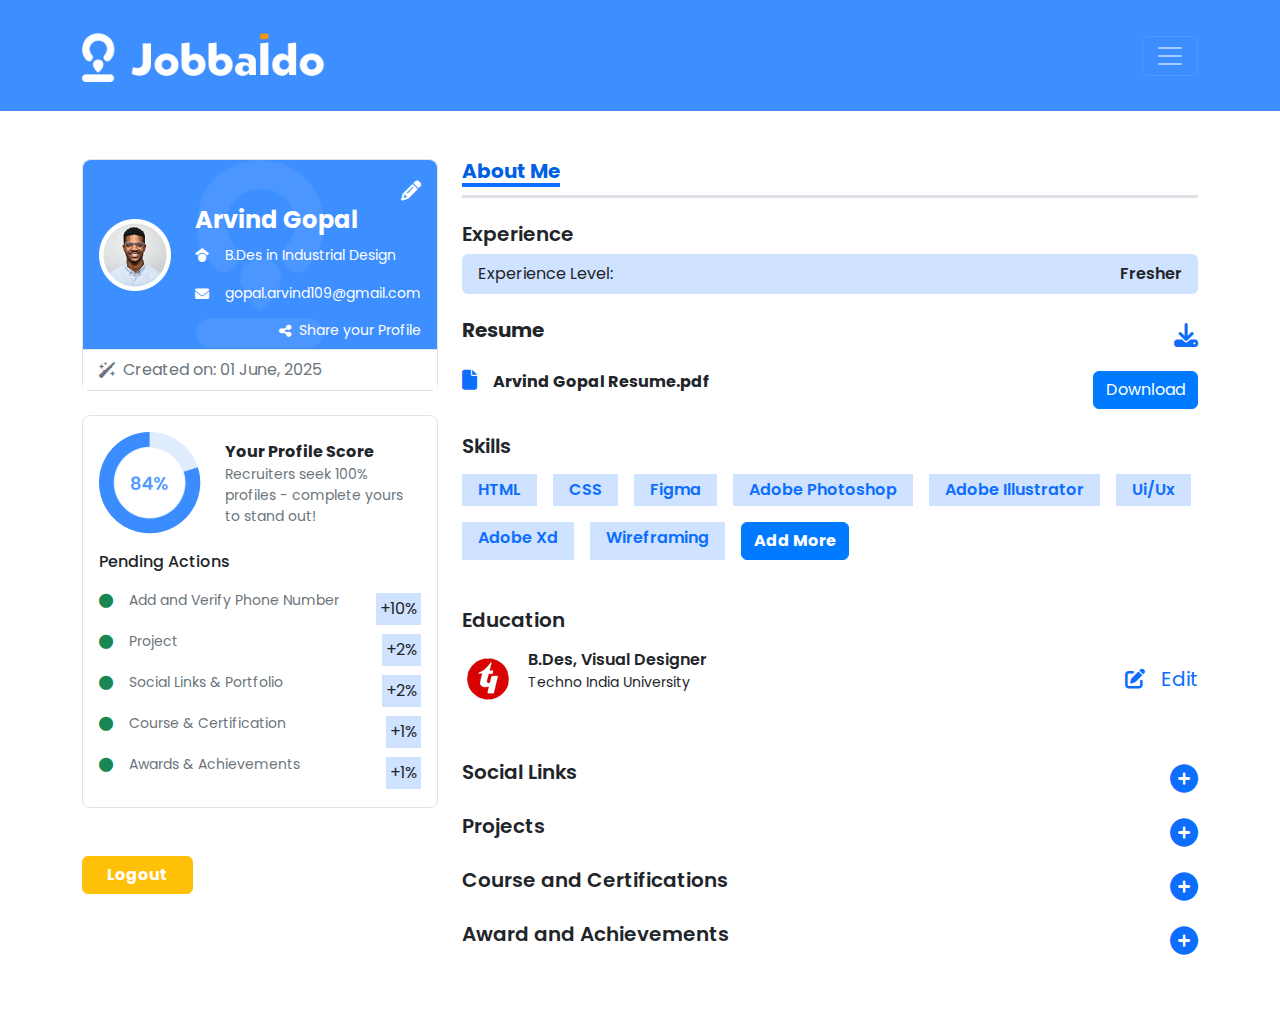
<file: aboutme.html>
<!doctype html>
<html lang="en">

<head>
    <meta charset="utf-8">
    <meta name="viewport" content="width=device-width, initial-scale=1">
    <title>Aboutme Page</title>
    <!-- ------------------FAV ICON-------------------- -->
    <link rel="apple-touch-icon" sizes="180x180" href="./images/fav-icon/apple-touch-icon.png">
    <link rel="icon" type="image/png" sizes="32x32" href="./images/fav-icon/favicon-32x32.png">
    <link rel="icon" type="image/png" sizes="16x16" href="./images/fav-icon/favicon-16x16.png">
    <link rel="manifest" href="/site.webmanifest">
    <!-- ------------FONT AWESOME---------------------- -->
    <link rel="stylesheet" href="https://cdnjs.cloudflare.com/ajax/libs/font-awesome/6.7.2/css/all.min.css"
        integrity="sha512-Evv84Mr4kqVGRNSgIGL/F/aIDqQb7xQ2vcrdIwxfjThSH8CSR7PBEakCr51Ck+w+/U6swU2Im1vVX0SVk9ABhg=="
        crossorigin="anonymous" referrerpolicy="no-referrer" />
    <!-- -------------BOOTSTRAP LINK------------- -->
    <link href="https://cdn.jsdelivr.net/npm/bootstrap@5.3.3/dist/css/bootstrap.min.css" rel="stylesheet"
        integrity="sha384-QWTKZyjpPEjISv5WaRU9OFeRpok6YctnYmDr5pNlyT2bRjXh0JMhjY6hW+ALEwIH" crossorigin="anonymous">
    <!-- -------------------CUSTOM LINK----------------- -->
    <link rel="stylesheet" href="./css/aboutme.css">
</head>

<body>
    <header>
        <nav class="navbar  ms-auto bg_1 navbar-expand-xxl py-md-4 px-md-3 ps-5 py-3" data-bs-theme="dark">
            <div class="container d-flex align-items-center">
                <a class="navbar-brand" href="#"><img src="./images/homepage/nav_logo.png" alt="Logo"
                        class="img-fluid"></a>
                <button class="navbar-toggler" type="button" data-bs-toggle="offcanvas"
                    data-bs-target="#offcanvasNavbar" aria-controls="offcanvasNavbar" aria-label="Toggle navigation">
                    <span class="navbar-toggler-icon"></span>
                </button>
                <div class="offcanvas offcanvas-start" tabindex="-1" id="offcanvasNavbar"
                    aria-labelledby="offcanvasNavbarLabel">
                    <div class="offcanvas-header bg_1">
                        <button type="button" class="btn-close" data-bs-dismiss="offcanvas" aria-label="Close"></button>
                    </div>
                    <div class="offcanvas-body text-white bg_1">
                        <ul class="navbar-nav justify-content-end flex-grow-1 pe-3">
                            <ul class="navbar-nav mx-auto align-items-xxl-center align-items-lg-start gap-xxl-5 gap-3 text-white"
                                style="--bs-scroll-height: 100px;">
                                <li class="nav-item">
                                    <a class="nav-link d-inline text-white" href="./index.html">Home</a>
                                </li>
                                <li class="nav-item">
                                    <a class="nav-link  d-inline" href="./jobs.html">Jobs</a>
                                </li>
                                <li class="nav-item">
                                    <a class="nav-link  d-inline text-white" href="./community.html">Community</a>
                                </li>
                                <li class="nav-item">
                                    <a class="nav-link  d-inline text-white" href="./hire-talent.html">Hire a Talent</a>
                                </li>
                                <li class="nav-item">
                                    <div class="d-flex gap-5 align-items-center mt-xxl-0 mt-3  ps-xxl-5">
                                        <a href="#" class="text-white fs-4 nav_tool"><i class="fa-solid fa-message"></i></a>
                                        <a href="#" class="text-white fs-4 nav_tool"><i class="fa-solid fa-bell"></i></a>
                                        <a href="./aboutme.html"
                                            class="text-black text-decoration-none border-start border-3 px-4 border-light"><img
                                                src="./images/aboutme/nav_profile_photo.png" alt="Image"
                                                class="img-fluid nav_profile"></a>
                                    </div>
                                </li>
                            </ul>
                    </div>
                </div>
            </div>
        </nav>
    </header>
    <main>
        <section class="py-5">
            <div class="container">
                <div class="row">
                    <div class="col-md-4">
                        <button class="btn btn-primary d-xl-none" type="button" data-bs-toggle="offcanvas"
                            data-bs-target="#offcanvasResponsive" aria-controls="offcanvasResponsive">Profile
                            Details</button>
                        <div class="offcanvas-xl offcanvas-end" tabindex="-1" id="offcanvasResponsive"
                            aria-labelledby="offcanvasResponsiveLabel">
                            <div class="offcanvas-header">
                                <button type="button" class="btn-close" data-bs-dismiss="offcanvas"
                                    data-bs-target="#offcanvasResponsive" aria-label="Close"></button>
                            </div>
                            <div class="offcanvas-body">
                                <div class="left_main w-100">
                                    <div class="top_card rounded-3 border text-white">
                                        <div class="top_part bg_1 px-3 pt-3 rounded-top-3 pb-2">
                                            <a href="#" class="text-white d-block text-end fs-5"><i
                                                    class="fa-solid fa-pencil"></i></a>
                                            <div class="d-flex align-items-center gap-4">
                                                <figure>
                                                    <img src="./images/aboutme/profile_card_image.png" alt=""
                                                        class="img-fluid">
                                                </figure>
                                                <div>
                                                    <h2 class="fw-bold fs-4">Arvind Gopal</h2>
                                                    <p class="d-inline-flex gap-3 align-items-center small_font"><i
                                                            class="fa-brands fa-google-scholar"></i> B.Des in Industrial
                                                        Design
                                                    </p>
                                                    <p class="d-inline-flex gap-3 align-items-center small_font"><i
                                                            class="fa-solid fa-envelope"></i> gopal.arvind109@gmail.com
                                                    </p>
                                                </div>
                                            </div>
                                            <a href="#"
                                                class="text-white small_font text-decoration-none d-flex align-items-center justify-content-end gap-2"><i
                                                    class="fa-solid fa-share-nodes"></i> Share your Profile</a>
                                        </div>
                                        <div class="border-top bg-white ps-3 py-2">
                                            <p class="text-secondary m-0 d-flex align-items-center gap-2"><i
                                                    class="fa-solid fa-wand-sparkles"></i> Created on: 01 June, 2025</p>
                                        </div>
                                    </div>
                                    <div class="profile_stats mt-4 border rounded-3 px-3 py-3">
                                        <div class="d-flex align-items-center gap-4">
                                            <img src="./images/aboutme/percentage.png" alt="Image" class="img-fluid">
                                            <div>
                                                <p class="fw-bold m-0 fs-6">Your Profile Score</p>
                                                <p class="text-secondary m-0 small_font">Recruiters seek 100% profiles -
                                                    complete yours to stand out!</p>
                                            </div>
                                        </div>
                                        <p class="fw-medium mt-3">Pending Actions</p>
                                        <div>
                                            <div class="d-flex justify-content-between align-items-center">
                                                <p class="small_font text-secondary d-flex align-items-center gap-3"><i
                                                        class="fa-solid fa-circle text-success"></i> Add and Verify
                                                    Phone Number
                                                </p>
                                                <span
                                                    class="bg-primary-subtle d-inline-block px-1 d-flex align-items-center justify-content-center py-1">+10%</span>
                                            </div>
                                            <div class="d-flex justify-content-between align-items-center mt-1">
                                                <p class="small_font text-secondary d-flex align-items-center gap-3"><i
                                                        class="fa-solid fa-circle text-success"></i> Project</p>
                                                <span
                                                    class="bg-primary-subtle d-inline-block px-1 d-flex align-items-center justify-content-center py-1">+2%</span>
                                            </div>
                                            <div class="d-flex justify-content-between align-items-center mt-1">
                                                <p class="small_font text-secondary d-flex align-items-center gap-3"><i
                                                        class="fa-solid fa-circle text-success"></i> Social Links &
                                                    Portfolio
                                                </p>
                                                <span
                                                    class="bg-primary-subtle d-inline-block px-1 d-flex align-items-center justify-content-center py-1">+2%</span>
                                            </div>
                                            <div class="d-flex justify-content-between align-items-center mt-1">
                                                <p class="small_font text-secondary d-flex align-items-center gap-3"><i
                                                        class="fa-solid fa-circle text-success"></i> Course &
                                                    Certification</p>
                                                <span
                                                    class="bg-primary-subtle d-inline-block px-1 d-flex align-items-center justify-content-center py-1">+1%</span>
                                            </div>
                                            <div class="d-flex justify-content-between align-items-center mt-1">
                                                <p class="small_font text-secondary d-flex align-items-center gap-3"><i
                                                        class="fa-solid fa-circle text-success"></i> Awards &
                                                    Achievements</p>
                                                <span
                                                    class="bg-primary-subtle d-inline-block px-1 d-flex align-items-center justify-content-center py-1">+1%</span>
                                            </div>
                                        </div>
                                    </div>
                                    <a href="#" class="btn btn-warning fw-bold mt-5 text-white px-4">Logout</a>
                                </div>
                            </div>
                        </div>
                    </div>
                    <div class="col-md-8 mt-lg-0 mt-5">
                        <div class="border-bottom border-3">
                            <h1 class="fw-bold fs-5 color_1 border-bottom border-4 border-primary d-inline-block">About
                                Me</h1>
                        </div>
                        <div>
                            <h2 class="fs-5 fw-semibold mt-4">Experience</h2>
                            <div
                                class="d-flex justify-content-between bg-primary-subtle rounded-2 align-items-center px-3 py-2">
                                <p class=" m-0">Experience Level:</p>
                                <p class="fw-semibold m-0">Fresher</p>
                            </div>
                        </div>
                        <div class="mt-4">
                            <div class="d-flex justify-content-between">
                                <h2 class="fw-bold fs-5 fw-semibold">Resume</h2>
                                <a href="#" class="fs-4"><i class="fa-solid fa-download"></i></a>
                            </div>
                            <div class="d-flex justify-content-between align-items-center mt-3">
                                <p class="fw-bold d-flex gap-3"><i class="fa-solid fa-file text-primary fs-5"></i>
                                    Arvind Gopal Resume.pdf</p>
                                <a href="#" class="btn btn-primary">Download</a>
                            </div>
                            <div class="mt-4">
                                <h2 class="fw-semibold fs-5">Skills</h2>
                                <div class="d-flex flex-wrap gap-3 mt-3">
                                    <span
                                        class="d-inline-block bg-primary-subtle px-3 py-1 text-primary fw-semibold">HTML</span>
                                    <span
                                        class="d-inline-block bg-primary-subtle px-3 py-1 text-primary fw-semibold">CSS</span>
                                    <span
                                        class="d-inline-block bg-primary-subtle px-3 py-1 text-primary fw-semibold">Figma</span>
                                    <span
                                        class="d-inline-block bg-primary-subtle px-3 py-1 text-primary fw-semibold">Adobe
                                        Photoshop</span>
                                    <span
                                        class="d-inline-block bg-primary-subtle px-3 py-1 text-primary fw-semibold">Adobe
                                        Illustrator</span>
                                    <span
                                        class="d-inline-block bg-primary-subtle px-3 py-1 text-primary fw-semibold">Ui/Ux</span>
                                    <span
                                        class="d-inline-block bg-primary-subtle px-3 py-1 text-primary fw-semibold">Adobe
                                        Xd</span>
                                    <span
                                        class="d-inline-block bg-primary-subtle px-3 py-1 text-primary fw-semibold">Wireframing</span>
                                    <a href="#" class="btn btn-primary fw-bold">Add More</a>
                                </div>
                            </div>
                            <div class="mt-5">
                                <h2 class="fw-semibold fs-5">Education</h2>
                                <div class="d-flex align-items-center justify-content-between mt-3">
                                    <div class="d-flex align-items-center gap-3">
                                        <img src="./images/aboutme/techno_india_logo.png" alt="Image" class="img-fluid">
                                        <p class="fw-semibold">B.Des, Visual Designer <span
                                                class="fw-normal small_font d-block">Techno India University</span></p>
                                    </div>
                                    <a href="#"
                                        class="d-inline-flex gap-3 text-decoration-none align-items-center fs-5"><i
                                            class="fa-solid fa-pen-to-square"></i>Edit</a>
                                </div>
                            </div>
                            <div class="mt-5">
                                <div class="d-flex align-items-center justify-content-between">
                                    <p class="fw-semibold fs-5">Social Links</p>
                                    <a href="#" class="fs-3"><i class="fa-solid fa-circle-plus"></i></a>
                                </div>
                                <div class="d-flex align-items-center justify-content-between mt-2">
                                    <p class="fw-semibold fs-5">Projects</p>
                                    <a href="#" class="fs-3"><i class="fa-solid fa-circle-plus"></i></a>
                                </div>
                                <div class="d-flex align-items-center justify-content-between mt-2">
                                    <p class="fw-semibold fs-5">Course and Certifications</p>
                                    <a href="#" class="fs-3"><i class="fa-solid fa-circle-plus"></i></a>
                                </div>
                                <div class="d-flex align-items-center justify-content-between mt-2">
                                    <p class="fw-semibold fs-5">Award and Achievements</p>
                                    <a href="#" class="fs-3"><i class="fa-solid fa-circle-plus"></i></a>
                                </div>
                            </div>
                        </div>
                    </div>
                </div>
            </div>
        </section>
    </main>
    <!-- -----------BOOTSTRAP JS------------------- -->
    <script src="https://cdn.jsdelivr.net/npm/bootstrap@5.3.3/dist/js/bootstrap.bundle.min.js"
        integrity="sha384-YvpcrYf0tY3lHB60NNkmXc5s9fDVZLESaAA55NDzOxhy9GkcIdslK1eN7N6jIeHz"
        crossorigin="anonymous"></script>
</body>

</html>
</file>
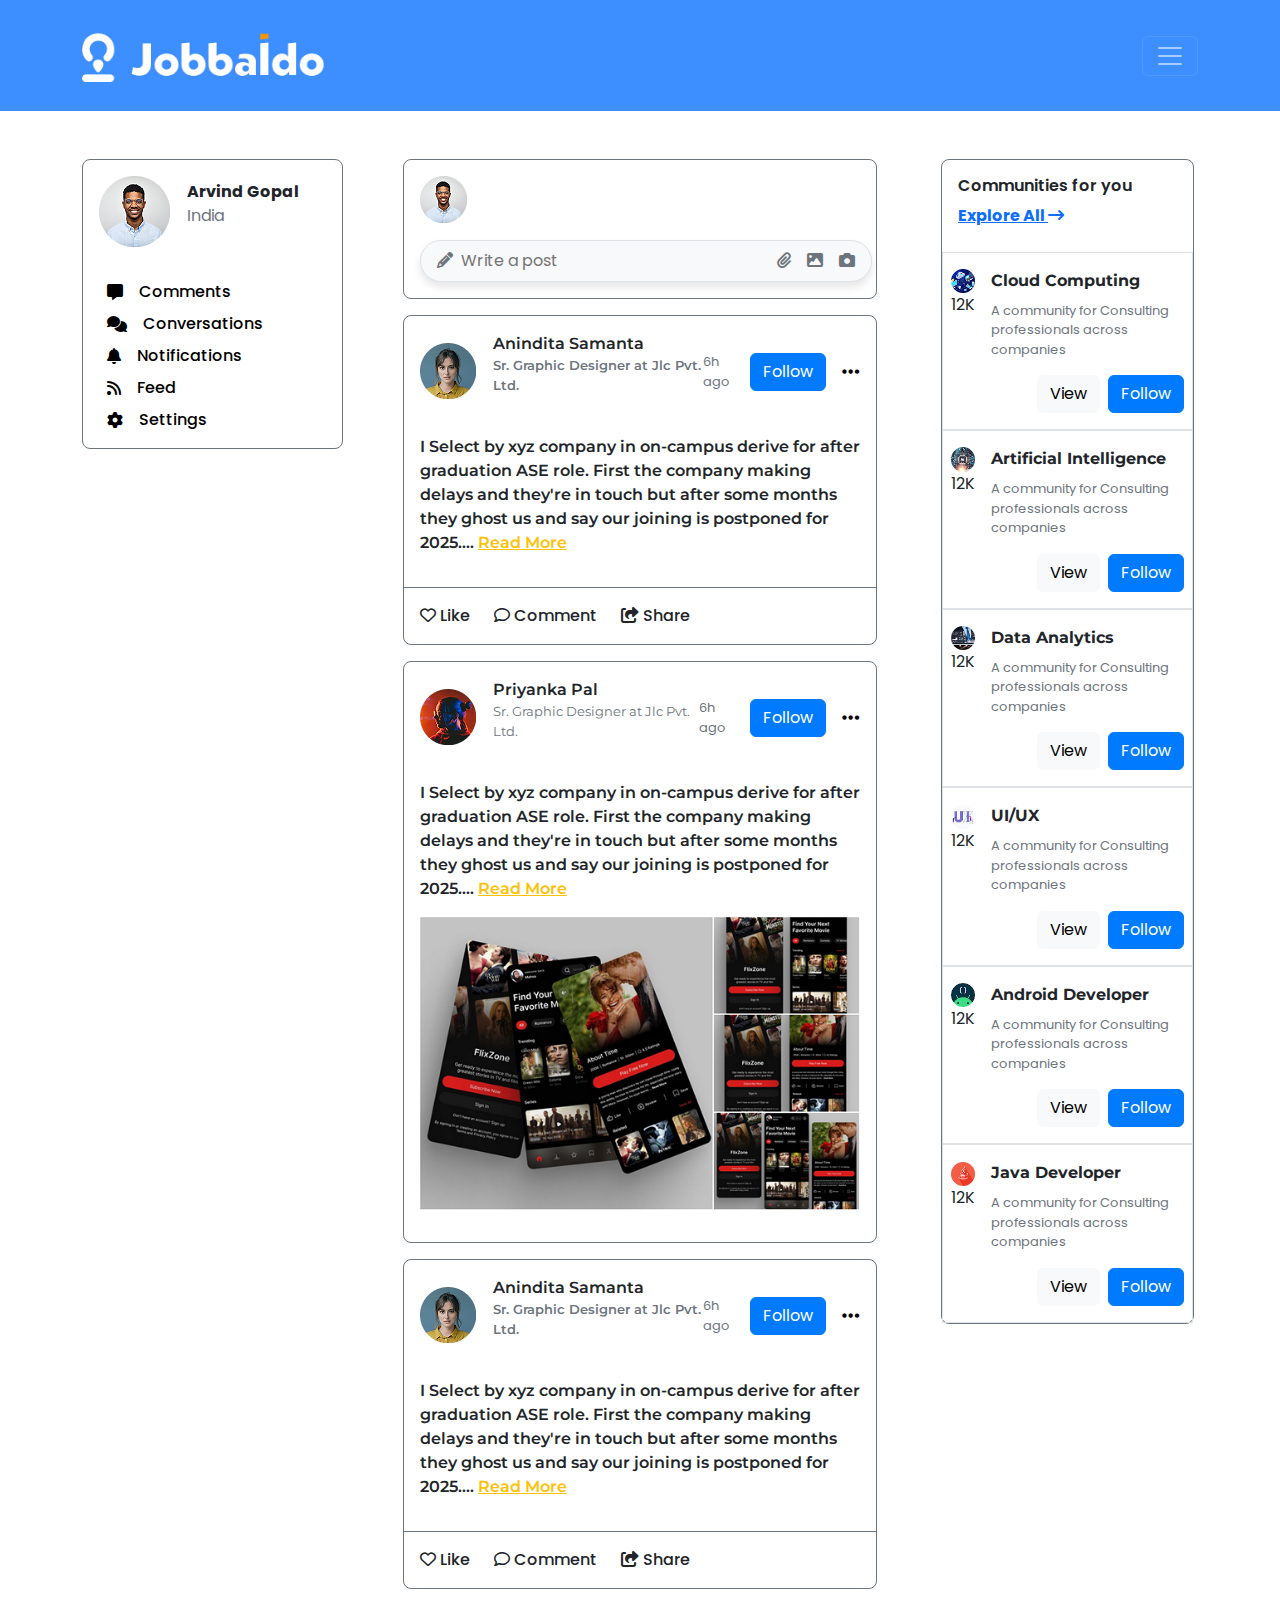
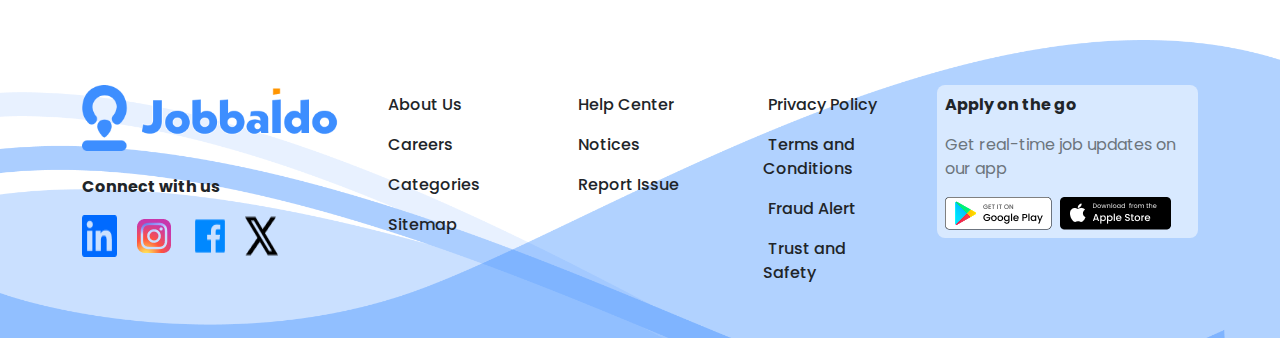
<file: community.html>
<!doctype html>
<html lang="en">

<head>
    <meta charset="utf-8">
    <meta name="viewport" content="width=device-width, initial-scale=1">
    <title>Community Page</title>
    <!-- ------------------FAV ICON-------------------- -->
    <link rel="apple-touch-icon" sizes="180x180" href="./images/fav-icon/apple-touch-icon.png">
    <link rel="icon" type="image/png" sizes="32x32" href="./images/fav-icon/favicon-32x32.png">
    <link rel="icon" type="image/png" sizes="16x16" href="./images/fav-icon/favicon-16x16.png">
    <link rel="manifest" href="/site.webmanifest">
    <!-- ----------FONT AWESOME LINK----------- -->
    <link rel="stylesheet" href="https://cdnjs.cloudflare.com/ajax/libs/font-awesome/6.7.2/css/all.min.css"
        integrity="sha512-Evv84Mr4kqVGRNSgIGL/F/aIDqQb7xQ2vcrdIwxfjThSH8CSR7PBEakCr51Ck+w+/U6swU2Im1vVX0SVk9ABhg=="
        crossorigin="anonymous" referrerpolicy="no-referrer" />
    <!-- ------------BOOTSRAP Link------------------ -->
    <link href="https://cdn.jsdelivr.net/npm/bootstrap@5.3.3/dist/css/bootstrap.min.css" rel="stylesheet"
        integrity="sha384-QWTKZyjpPEjISv5WaRU9OFeRpok6YctnYmDr5pNlyT2bRjXh0JMhjY6hW+ALEwIH" crossorigin="anonymous">
    <!-- ------------CUSTOM CSS LINK------------ -->
    <link rel="stylesheet" href="./css/community.css">
</head>

<body>
    <header>
        <nav class="navbar ms-auto bg_1 navbar-expand-xxl py-md-4 px-md-3 ps-5 py-3" data-bs-theme="dark">
            <div class="container d-flex align-items-center">
                <a class="navbar-brand" href="#"><img src="./images/homepage/nav_logo.png" alt="Logo"
                        class="img-fluid"></a>
                <button class="navbar-toggler" type="button" data-bs-toggle="offcanvas"
                    data-bs-target="#offcanvasNavbar" aria-controls="offcanvasNavbar" aria-label="Toggle navigation">
                    <span class="navbar-toggler-icon"></span>
                </button>
                <div class="offcanvas offcanvas-start" tabindex="-1" id="offcanvasNavbar"
                    aria-labelledby="offcanvasNavbarLabel">
                    <div class="offcanvas-header bg_1">
                        <button type="button" class="btn-close" data-bs-dismiss="offcanvas" aria-label="Close"></button>
                    </div>
                    <div class="offcanvas-body text-white bg_1">
                        <ul class="navbar-nav justify-content-end flex-grow-1 pe-3">
                            <ul class="navbar-nav mx-auto align-items-xxl-center align-items-lg-start gap-xxl-5 gap-3 text-white"
                                style="--bs-scroll-height: 100px;">
                                <li class="nav-item">
                                    <a class="nav-link d-inline text-white" href="./index.html">Home</a>
                                </li>
                                <li class="nav-item">
                                    <a class="nav-link  d-inline text-white" href="./jobs.html">Jobs</a>
                                </li>
                                <li class="nav-item">
                                    <a class="nav-link active d-inline" aria-current="page" href="#">Community</a>
                                </li>
                                <li class="nav-item">
                                    <a class="nav-link  d-inline text-white" href="./hire-talent.html">Hire a Talent</a>
                                </li>
                                <li class="nav-item">
                                    <div class="d-flex gap-5 align-items-center mt-xxl-0 mt-3  ps-xxl-5">
                                        <a href="#" class="text-white fs-4 nav_tool"><i
                                                class="fa-solid fa-message"></i></a>
                                        <a href="#" class="text-white fs-4 nav_tool"><i
                                                class="fa-solid fa-bell"></i></a>
                                        <a href="./aboutme.html"
                                            class="text-black text-decoration-none border-start border-3 px-4 border-light"><img
                                                src="./images/aboutme/nav_profile_photo.png" alt="Image"
                                                class="img-fluid nav_profile"></a>
                                    </div>
                                </li>
                            </ul>
                    </div>
                </div>
            </div>
        </nav>
    </header>
    <section class="main_page py-md-5 py-3">
        <div class="container">
            <div class="row">
                <div class="col-lg-3 col-md-12">
                    <button class="btn btn-primary d-lg-none" type="button" data-bs-toggle="offcanvas"
                        data-bs-target="#offcanvasResponsive" aria-controls="offcanvasResponsive">Profile
                        Options</button>
                    <div class="offcanvas-lg offcanvas-start" tabindex="-1" id="offcanvasResponsive"
                        aria-labelledby="offcanvasResponsiveLabel">
                        <div class="offcanvas-header">
                            <button type="button" class="btn-close" data-bs-dismiss="offcanvas"
                                data-bs-target="#offcanvasResponsive" aria-label="Close"></button>
                        </div>
                        <div class="offcanvas-body">
                            <div class="profile_card border border-secondary px-3 py-3 rounded-3 w-100">
                                <div class="d-flex align-items-center gap-3">
                                    <img src="./images/community/profile_card_image.png" alt="Image" class="img-fluid">
                                    <p class="fw-bold">Arvind Gopal <span
                                            class="d-block text-secondary fs-6 fw-normal">India</span></p>
                                </div>
                                <div class="fw-medium ps-2 mt-4 d-flex flex-column">
                                    <a href="#"
                                        class="d-block text-black text-decoration-none mt-2 fs-6 d-flex align-items-center gap-3 w-100"><i
                                            class="fa-solid fa-message"></i>
                                        Comments</a>
                                    <a href="#"
                                        class="d-block text-black text-decoration-none mt-2 fs-6 d-flex align-items-center gap-3 w-100"><i
                                            class="fa-solid fa-comments"></i>
                                        Conversations</a>
                                    <a href="#"
                                        class="d-block text-black text-decoration-none mt-2 fs-6 d-flex align-items-center gap-3 w-100"><i
                                            class="fa-solid fa-bell"></i>
                                        Notifications</a>
                                    <a href="#"
                                        class="d-block text-black text-decoration-none mt-2 fs-6 d-flex align-items-center gap-3 w-100"><i
                                            class="fa-solid fa-rss"></i>Feed
                                    </a>
                                    <a href="#"
                                        class="d-block text-black text-decoration-none mt-2 fs-6 d-flex align-items-center gap-3 w-100"><i
                                            class="fa-solid fa-gear"></i>
                                        Settings</a>
                                </div>
                            </div>
                        </div>
                    </div>
                </div>
                <div class="col-lg-6 col-md-6 px-lg-5 mt-lg-0 mt-5 px-3">
                    <div class="middle">
                        <div
                            class="border border-secondary py-3 rounded-3 px-3 d-flex align-items-center gap-3 flex-wrap">
                            <img src="./images/community/small_profile_photo.png" alt="Image" class="img-fluid">
                            <div
                                class="post_bar bg-light border flex-grow-1 rounded-5 text-secondary px-3 py-2 d-flex justify-content-between">
                                <div class="d-flex gap-2">
                                    <a href="#" class="text-secondary"><i class="fa-solid fa-pencil"></i></a>
                                    <input type="text" placeholder="Write a post"
                                        class="border-0 text-secondary bg-transparent">
                                </div>
                                <div class="d-flex gap-3">
                                    <a href="#" class="text-secondary"><i class="fa-solid fa-paperclip"></i></a>
                                    <a href="#" class="text-secondary"><i class="fa-solid fa-image"></i></a>
                                    <a href="#" class="text-secondary"><i class="fa-solid fa-camera"></i></a>
                                </div>
                            </div>
                        </div>
                        <div class="border border-secondary rounded-3 mt-3">
                            <div class="py-3 px-3">
                                <div class="d-flex align-items-center justify-content-between">
                                    <div class="d-flex align-items-center gap-3">
                                        <img src="./images/community/woman_photo.png" alt="Image" class="img-fluid">
                                        <p class="mont_family fw-semibold">Anindita Samanta <span
                                                class="text-secondary d-block small_font">Sr. Graphic Designer at Jlc
                                                Pvt. Ltd.</span></p>
                                    </div>
                                    <div class="d-flex align-items-center gap-3">
                                        <span class="text-secondary small_font">6h ago</span>
                                        <a href="#" class="btn btn-primary">Follow</a>
                                        <a href="#" class="text-black fs-5"><i class="fa-solid fa-ellipsis"></i></a>
                                    </div>
                                </div>
                                <p class="mont_family fw-semibold mt-4">I Select by xyz company in on-campus derive for
                                    after graduation ASE role. First the company making delays and they're in touch but
                                    after some months they ghost us and say our joining is postponed for 2025.... <a
                                        href="#" class="text-warning">Read More</a></p>
                            </div>
                            <div class="border-top border-secondary px-3 py-3 d-flex align-items-center gap-4 fs-6">
                                <a href="#" class="text-decoration-none text-dark fw-medium"><i
                                        class="fa-regular fa-heart"></i> Like</a>
                                <a href="#" class="text-decoration-none text-dark fw-medium"><i
                                        class="fa-regular fa-comment"></i> Comment</a>
                                <a href="#" class="text-decoration-none text-dark fw-medium"><i
                                        class="fa-solid fa-share-from-square"></i> Share</a>
                            </div>
                        </div>
                        <div class="border border-secondary rounded-3 mt-3">
                            <div class="py-3 px-3">
                                <div class="d-flex justify-content-between align-items-center">
                                    <div class="d-flex align-items-center gap-3">
                                        <img src="./images/community/profile_photo_3.png" alt="Image" class="img-fluid">
                                        <p class="mont_family fw-semibold">Priyanka Pal <span
                                                class="d-block text-secondary small_font fw-normal">Sr. Graphic Designer
                                                at Jlc Pvt. Ltd.</span></p>
                                    </div>
                                    <div class="d-flex align-items-center gap-3">
                                        <span class="text-secondary small_font">6h ago</span>
                                        <a href="#" class="btn btn-primary">Follow</a>
                                        <a href="#" class="text-black fs-5"><i class="fa-solid fa-ellipsis"></i></a>
                                    </div>
                                </div>
                                <p class="mont_family fw-semibold mt-4">I Select by xyz company in on-campus derive for
                                    after graduation ASE role. First the company making delays and they're in touch but
                                    after some months they ghost us and say our joining is postponed for 2025.... <a
                                        href="#" class="text-warning">Read More</a></p>
                                <figure>
                                    <img src="./images/community/priyanka_pal_work.png" alt="Image" class="img-fluid">
                                </figure>
                            </div>
                        </div>
                        <div class="border border-secondary rounded-3 mt-3">
                            <div class="py-3 px-3">
                                <div class="d-flex align-items-center justify-content-between">
                                    <div class="d-flex align-items-center gap-3">
                                        <img src="./images/community/woman_photo.png" alt="Image" class="img-fluid">
                                        <p class="mont_family fw-semibold">Anindita Samanta <span
                                                class="text-secondary d-block small_font">Sr. Graphic Designer at Jlc
                                                Pvt. Ltd.</span></p>
                                    </div>
                                    <div class="d-flex align-items-center gap-3">
                                        <span class="text-secondary small_font">6h ago</span>
                                        <a href="#" class="btn btn-primary">Follow</a>
                                        <a href="#" class="text-black fs-5"><i class="fa-solid fa-ellipsis"></i></a>
                                    </div>
                                </div>
                                <p class="mont_family fw-semibold mt-4">I Select by xyz company in on-campus derive for
                                    after graduation ASE role. First the company making delays and they're in touch but
                                    after some months they ghost us and say our joining is postponed for 2025.... <a
                                        href="#" class="text-warning">Read More</a></p>
                            </div>
                            <div class="border-top border-secondary px-3 py-3 d-flex align-items-center gap-4 fs-6">
                                <a href="#" class="text-decoration-none text-dark fw-medium"><i
                                        class="fa-regular fa-heart"></i> Like</a>
                                <a href="#" class="text-decoration-none text-dark fw-medium"><i
                                        class="fa-regular fa-comment"></i> Comment</a>
                                <a href="#" class="text-decoration-none text-dark fw-medium"><i
                                        class="fa-solid fa-share-from-square"></i> Share</a>
                            </div>
                        </div>
                    </div>
                </div>
                <div class="col-lg-3 col-md-6 mt-lg-0 mt-5 px-3">
                    <div class="border border-secondary rounded-3 pt-3 communities_div">
                        <div class="px-3">
                            <h2 class="fw-semibold fs-6">Communities for you</h2>
                            <a href="#" class="fw-bold fs-6 mt-5">Explore All <i
                                    class="fa-solid fa-arrow-right-long"></i></a>
                        </div>
                        <div class="border-top border border-bottom community_card px-2 py-3 mt-4">
                            <div class="d-flex gap-3">
                                <figure>
                                    <img src="./images/community/cloud_computing.png" alt="Image" class="img-fluid">
                                    <figcaption>12K</figcaption>
                                </figure>
                                <div>
                                    <p class="mont_family fw-bold fs-6 remove_margin">Cloud Computing</p>
                                    <p class="text-secondary small_font mt-2">A community for Consulting
                                        professionals across companies</p>
                                </div>
                            </div>
                            <div class="d-flex justify-content-end align-items-center gap-2">
                                <a href="#" class="btn btn-light">View</a>
                                <a href="#" class="btn btn-primary">Follow</a>
                            </div>
                        </div>
                        <div class="border-top border border-bottom community_card px-2 py-3">
                            <div class="d-flex gap-3">
                                <figure>
                                    <img src="./images/community/artificial_intelligence.png" alt="Image"
                                        class="img-fluid">
                                    <figcaption>12K</figcaption>
                                </figure>
                                <div>
                                    <p class="mont_family fw-bold fs-6 remove_margin">Artificial Intelligence</p>
                                    <p class="text-secondary small_font mt-2">A community for Consulting
                                        professionals across companies</p>
                                </div>
                            </div>
                            <div class="d-flex justify-content-end align-items-center gap-2">
                                <a href="#" class="btn btn-light">View</a>
                                <a href="#" class="btn btn-primary">Follow</a>
                            </div>
                        </div>
                        <div class="border-top border border-bottom community_card px-2 py-3">
                            <div class="d-flex gap-3">
                                <figure>
                                    <img src="./images/community/data_analytics.png" alt="Image" class="img-fluid">
                                    <figcaption>12K</figcaption>
                                </figure>
                                <div>
                                    <p class="mont_family fw-bold fs-6 remove_margin">Data Analytics</p>
                                    <p class="text-secondary small_font mt-2">A community for Consulting
                                        professionals across companies</p>
                                </div>
                            </div>
                            <div class="d-flex justify-content-end align-items-center gap-2">
                                <a href="#" class="btn btn-light">View</a>
                                <a href="#" class="btn btn-primary">Follow</a>
                            </div>
                        </div>
                        <div class="border-top border border-bottom community_card px-2 py-3">
                            <div class="d-flex gap-3">
                                <figure>
                                    <img src="./images/community/ui_ux.png" alt="Image" class="img-fluid">
                                    <figcaption>12K</figcaption>
                                </figure>
                                <div>
                                    <p class="mont_family fw-bold fs-6 remove_margin">UI/UX</p>
                                    <p class="text-secondary small_font mt-2">A community for Consulting
                                        professionals across companies</p>
                                </div>
                            </div>
                            <div class="d-flex justify-content-end align-items-center gap-2">
                                <a href="#" class="btn btn-light">View</a>
                                <a href="#" class="btn btn-primary">Follow</a>
                            </div>
                        </div>
                        <div class="border-top border border-bottom community_card px-2 py-3">
                            <div class="d-flex  gap-3">
                                <figure>
                                    <img src="./images/community/android_developer.png" alt="Image" class="img-fluid">
                                    <figcaption>12K</figcaption>
                                </figure>
                                <div>
                                    <p class="mont_family fw-bold fs-6 remove_margin">Android Developer</p>
                                    <p class="text-secondary small_font mt-2">A community for Consulting
                                        professionals across companies</p>
                                </div>
                            </div>
                            <div class="d-flex justify-content-end align-items-center gap-2">
                                <a href="#" class="btn btn-light">View</a>
                                <a href="#" class="btn btn-primary">Follow</a>
                            </div>
                        </div>
                        <div class="border-top border border-bottom community_card px-2 py-3">
                            <div class="d-flex gap-3">
                                <figure>
                                    <img src="./images/community/java_developer.png" alt="Image" class="img-fluid">
                                    <figcaption>12K</figcaption>
                                </figure>
                                <div>
                                    <p class="mont_family fw-bold fs-6 remove_margin">Java Developer</p>
                                    <p class="text-secondary small_font mt-2">A community for Consulting
                                        professionals across companies</p>
                                </div>
                            </div>
                            <div class="d-flex justify-content-end align-items-center gap-2">
                                <a href="#" class="btn btn-light">View</a>
                                <a href="#" class="btn btn-primary">Follow</a>
                            </div>
                        </div>
                    </div>
                </div>
            </div>
        </div>
    </section>
    <!-- -----------------------FOOTER SECTION--------------------------------- -->
    <footer class="py-md-5 py-3">
        <div class="footer_div container">
            <div class="row">
                <div class="col-lg-3 col-md-12 mt-lg-0 mt-md-4 mt-4">
                    <img src="./images/homepage/footer_logo.png" alt="Logo" class="img-fluid footer_logo">
                    <p class="fw-bold mt-4">Connect with us</p>
                    <div class="d-flex gap-3 mt-3">
                        <img src="./images/homepage/linkedin_image.png" alt="Image" class="img-fluid">
                        <img src="./images/homepage/instagram_image.png" alt="Image" class="img-fluid">
                        <img src="./images/homepage/facebook_image.png" alt="Image" class="img-fluid">
                        <img src="./images/homepage/twitter X _image.png" alt="Image" class="img-fluid">
                    </div>
                </div>
                <div class="col-lg-2 col-md-6 mt-lg-0 mt-md-4 mt-4">
                    <div class="list-group footer-links">
                        <a href="#"
                            class="list-group-item list-group-item-action bg-transparent border-0 fw-medium">About
                            Us</a>
                        <a href="#"
                            class="list-group-item list-group-item-action bg-transparent border-0 fw-medium">Careers</a>
                        <a href="#"
                            class="list-group-item list-group-item-action bg-transparent border-0 fw-medium">Categories</a>
                        <a href="#"
                            class="list-group-item list-group-item-action bg-transparent border-0 fw-medium">Sitemap</a>
                    </div>
                </div>
                <div class="col-lg-2 col-md-6 mt-lg-0 mt-md-4 mt-4">
                    <div class="list-group footer-links">
                        <a href="#"
                            class="list-group-item list-group-item-action bg-transparent border-0 fw-medium">Help
                            Center</a>
                        <a href="#"
                            class="list-group-item list-group-item-action bg-transparent border-0 fw-medium">Notices</a>
                        <a href="#"
                            class="list-group-item list-group-item-action bg-transparent border-0 fw-medium">Report
                            Issue</a>
                    </div>
                </div>
                <div class="col-lg-2 col-md-6 mt-lg-0 mt-md-4 mt-4">
                    <div class="list-group footer-links">
                        <a href="#"
                            class="list-group-item list-group-item-action bg-transparent border-0 fw-medium">Privacy
                            Policy</a>
                        <a href="#"
                            class="list-group-item list-group-item-action bg-transparent border-0 fw-medium">Terms and
                            Conditions</a>
                        <a href="#"
                            class="list-group-item list-group-item-action bg-transparent border-0 fw-medium">Fraud
                            Alert</a>
                        <a href="#"
                            class="list-group-item list-group-item-action bg-transparent border-0 fw-medium">Trust and
                            Safety</a>
                    </div>
                </div>
                <div class="col-lg-3 col-md-6 mt-lg-0 mt-md-4 mt-4">
                    <div class="bg-white bg-opacity-50 py-2 px-2 rounded-3 d-flex flex-wrap">
                        <p class="fw-bold">Apply on the go</p>
                        <p class="text-secondary w-100">Get real-time job updates on our app</p>
                        <div class="d-flex gap-2">
                            <img src="./images/homepage/play store link.png" alt="Image" class="img-fluid">
                            <img src="./images/homepage/apple store link.png" alt="Image" class="img-fluid">
                        </div>
                    </div>
                </div>
            </div>
        </div>
    </footer>
    <!-- ------------------------------------------ -->
    <!-- -----------------BOOTSRAP JS---------------- -->
    <script src="https://cdn.jsdelivr.net/npm/bootstrap@5.3.3/dist/js/bootstrap.bundle.min.js"
        integrity="sha384-YvpcrYf0tY3lHB60NNkmXc5s9fDVZLESaAA55NDzOxhy9GkcIdslK1eN7N6jIeHz"
        crossorigin="anonymous"></script>
</body>

</html>
</file>
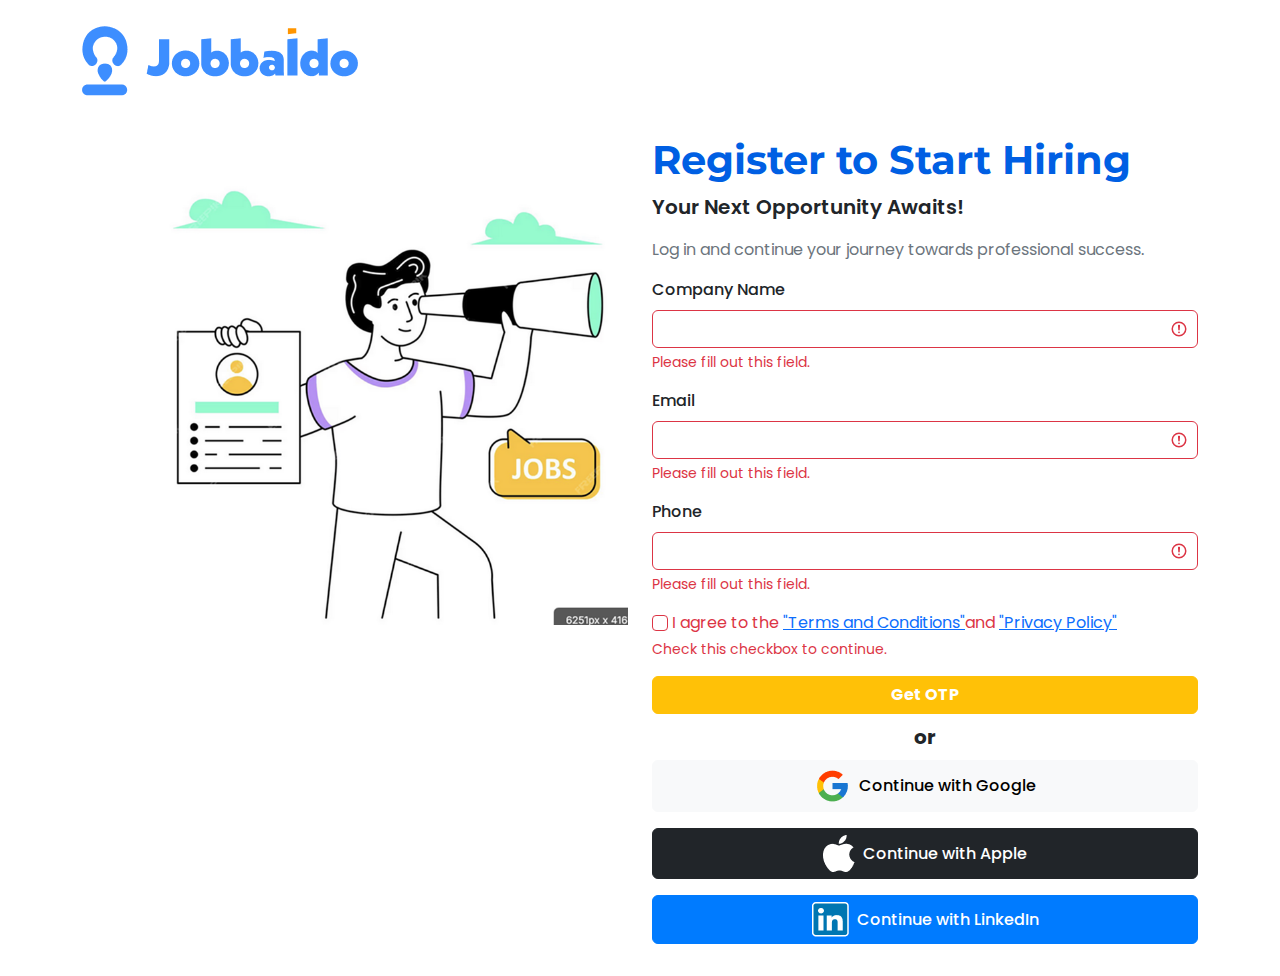
<file: hire-talent.html>
<!doctype html>
<html lang="en">

<head>
    <meta charset="utf-8">
    <meta name="viewport" content="width=device-width, initial-scale=1">
    <title>Hire A Talent</title>
    <!-- ------------------FAV ICON-------------------- -->
    <link rel="apple-touch-icon" sizes="180x180" href="./images/fav-icon/apple-touch-icon.png">
    <link rel="icon" type="image/png" sizes="32x32" href="./images/fav-icon/favicon-32x32.png">
    <link rel="icon" type="image/png" sizes="16x16" href="./images/fav-icon/favicon-16x16.png">
    <link rel="manifest" href="/site.webmanifest">
    <!-- ------------BOOTSRAP LINK--------------- -->
    <link href="https://cdn.jsdelivr.net/npm/bootstrap@5.3.3/dist/css/bootstrap.min.css" rel="stylesheet"
        integrity="sha384-QWTKZyjpPEjISv5WaRU9OFeRpok6YctnYmDr5pNlyT2bRjXh0JMhjY6hW+ALEwIH" crossorigin="anonymous">
    <link rel="stylesheet" href="./css/hire-talent.css">
</head>

<body>
    <header class="py-4">
        <div
            class="top_bar d-flex container justify-content-between flex-md-row flex-column gap-md-0 gap-3 align-items-center">
            <a href="./index.html"><img src="./images/register/register_logo.png" alt="logo" class="img-fluid"></a>
        </div>
    </header>
    <main>
        <section class="main_page py-md-3 py-3">
            <div class="container">
                <div class="row">
                    <div class="col-lg-6 col-md-12 pt-md-4">
                        <img src="./images/hire_a_talent/hire_a_talent.png" alt="Image" class="img-fluid">
                    </div>
                    <div class="col-lg-6 pb-3 col-md-12">
                        <div>
                            <h1 class="color_1 fw-bold">Register to Start Hiring</h1>
                            <p class="fw-semibold fs-5"> Your Next Opportunity Awaits!</p>
                            <p class="text-secondary">Log in and continue your journey towards professional success.</p>
                            <form action="#" method="get" class="was-validated">
                                <div>
                                    <label for="full_name" class="form-label fw-medium">Company Name</label>
                                    <input type="text" name="full_name" id="full_name" class="form-control" required>
                                    <div class="valid-feedback">Valid.</div>
                                    <div class="invalid-feedback">Please fill out this field.</div>
                                </div>
                                <div>
                                    <label for="email" class="form-label fw-medium mt-3">Email</label>
                                    <input type="text" name="email" id="email" class="form-control" required>
                                    <div class="valid-feedback">Valid.</div>
                                    <div class="invalid-feedback">Please fill out this field.</div>
                                </div>
                                <div>
                                    <label for="phone" class="form-label fw-medium mt-3">Phone</label>
                                    <input type="number" name="phone" id="phone" class="form-control" required>
                                    <div class="valid-feedback">Valid.</div>
                                    <div class="invalid-feedback">Please fill out this field.</div>
                                </div>
                                <div class="mt-3">
                                    <input type="checkbox" class="form-check-input" id="myCheck" required> <label
                                        for="myCheck" class="form-check-label">I agree to the <a href="#">"Terms and
                                            Conditions"</a>and <a href="#">"Privacy Policy"</a></label>
                                    <div class="valid-feedback">Valid.</div>
                                    <div class="invalid-feedback">Check this checkbox to continue.</div>
                                </div>
                                <button type="submit" class="w-100 mt-3 btn btn-warning text-white fw-bold">Get
                                    OTP</button>
                            </form>
                            <div class="fw-bold d-flex justify-content-center mt-2 fs-5">or</div>
                            <a href="#"
                                class="btn d-block btn-light fw-medium mt-2 d-flex gap-2 justify-content-center align-items-center"><img
                                    src="./images/register/google_icon.png" alt="Image" class="img-fluid">Continue with
                                Google</a>
                            <a href="#"
                                class="btn d-block btn-dark fw-medium mt-3 d-flex gap-2 justify-content-center align-items-center"><img
                                    src="./images/register/apple_icon.png" alt="Image" class="img-fluid">Continue with
                                Apple</a>
                            <a href="#"
                                class="btn d-block btn-primary fw-medium mt-3 d-flex gap-2 justify-content-center align-items-center"><img
                                    src="./images/register/linedin_icon.png" alt="Image" class="img-fluid">Continue with
                                LinkedIn</a>
                        </div>
                    </div>
                </div>
            </div>
        </section>
    </main>
    <!-- ------------BOOTSRAP JS----------------- -->
    <script src="https://cdn.jsdelivr.net/npm/bootstrap@5.3.3/dist/js/bootstrap.bundle.min.js"
        integrity="sha384-YvpcrYf0tY3lHB60NNkmXc5s9fDVZLESaAA55NDzOxhy9GkcIdslK1eN7N6jIeHz"
        crossorigin="anonymous"></script>
</body>

</html>
</file>
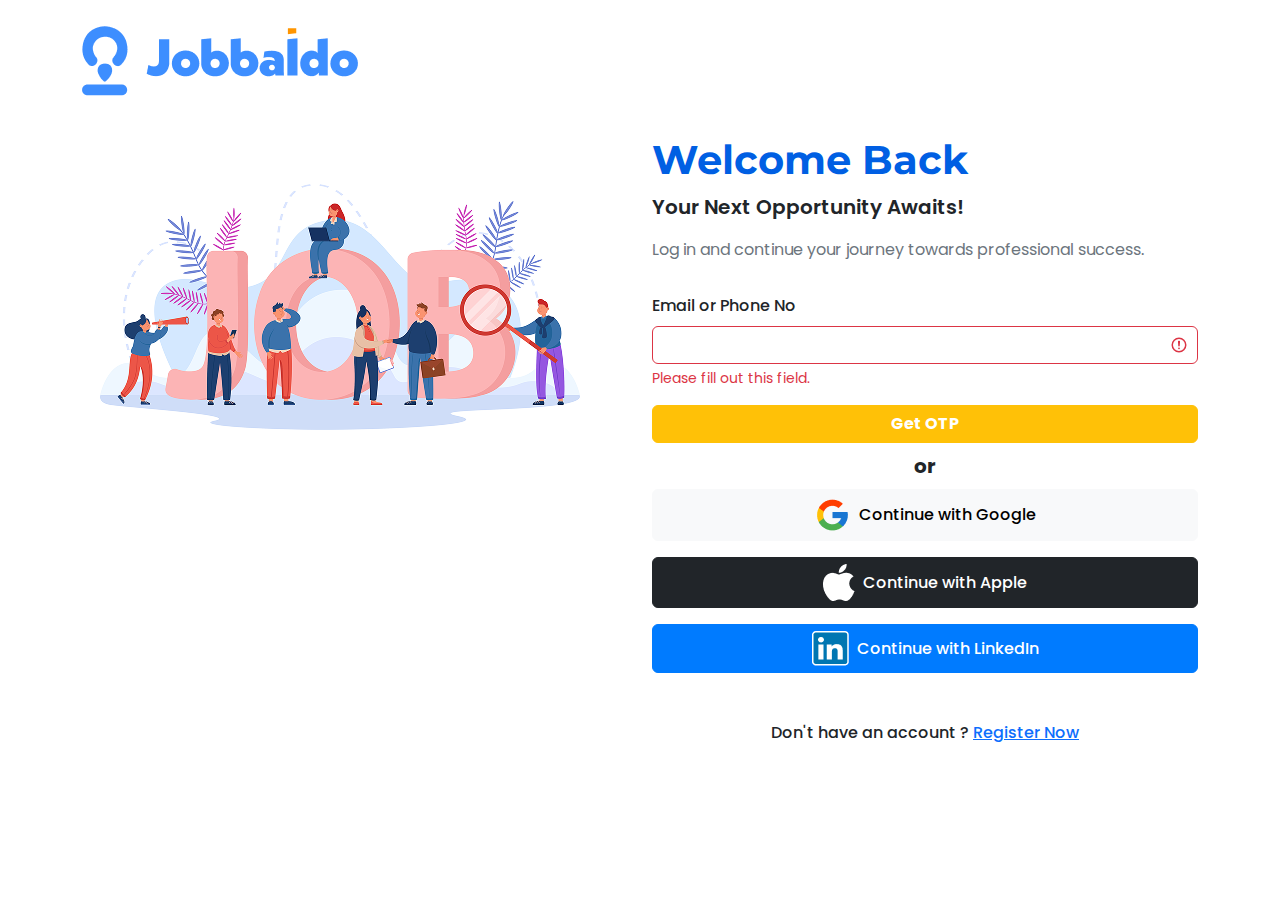
<file: login.html>
<!doctype html>
<html lang="en">

<head>
    <meta charset="utf-8">
    <meta name="viewport" content="width=device-width, initial-scale=1">
    <title>Login Page</title>
    <!-- ------------------FAV ICON-------------------- -->
    <link rel="apple-touch-icon" sizes="180x180" href="./images/fav-icon/apple-touch-icon.png">
    <link rel="icon" type="image/png" sizes="32x32" href="./images/fav-icon/favicon-32x32.png">
    <link rel="icon" type="image/png" sizes="16x16" href="./images/fav-icon/favicon-16x16.png">
    <link rel="manifest" href="/site.webmanifest">
    <!-- ------------BOOTSRAP LINK--------------- -->
    <link href="https://cdn.jsdelivr.net/npm/bootstrap@5.3.3/dist/css/bootstrap.min.css" rel="stylesheet"
        integrity="sha384-QWTKZyjpPEjISv5WaRU9OFeRpok6YctnYmDr5pNlyT2bRjXh0JMhjY6hW+ALEwIH" crossorigin="anonymous">
    <link rel="stylesheet" href="./css/login.css">
</head>

<body>
    <header class="py-4">
        <div
            class="top_bar d-flex container justify-content-between flex-md-row flex-column gap-md-0 gap-3 align-items-center">
            <a href="./index.html"><img src="./images/register/register_logo.png" alt="logo" class="img-fluid"></a>
        </div>
    </header>
    <main>
        <section class="main_page py-md-3 py-3">
            <div class="container">
                <div class="row">
                    <div class="col-lg-6 col-md-12 pt-md-4">
                        <img src="./images/login/Login_image.png" alt="Image" class="img-fluid">
                    </div>
                    <div class="col-lg-6 pb-3 col-md-12">
                        <div>
                            <h1 class="color_1 fw-bold">Welcome Back</h1>
                            <p class="fw-semibold fs-5"> Your Next Opportunity Awaits!</p>
                            <p class="text-secondary">Log in and continue your journey towards professional success.</p>
                            <form action="#" method="get" class="was-validated">
                                <div>
                                    <label for="email" class="form-label fw-medium mt-3">Email or Phone No</label>
                                    <input type="text" name="email" id="email" class="form-control" required>
                                    <div class="valid-feedback">Valid.</div>
                                    <div class="invalid-feedback">Please fill out this field.</div>
                                </div>
                                <button type="submit" class="w-100 mt-3 btn btn-warning text-white fw-bold">Get
                                    OTP</button>
                            </form>
                            <div class="fw-bold d-flex justify-content-center mt-2 fs-5">or</div>
                            <a href="#"
                                class="btn d-block btn-light fw-medium mt-2 d-flex gap-2 justify-content-center align-items-center"><img
                                    src="./images/register/google_icon.png" alt="Image" class="img-fluid">Continue with
                                Google</a>
                            <a href="#"
                                class="btn d-block btn-dark fw-medium mt-3 d-flex gap-2 justify-content-center align-items-center"><img
                                    src="./images/register/apple_icon.png" alt="Image" class="img-fluid">Continue with
                                Apple</a>
                            <a href="#"
                                class="btn d-block btn-primary fw-medium mt-3 d-flex gap-2 justify-content-center align-items-center"><img
                                    src="./images/register/linedin_icon.png" alt="Image" class="img-fluid">Continue with
                                LinkedIn</a>
                                <p class="mt-5 fw-medium text-center">Don't have an account ? <a href="./register.html">Register Now</a></p>
                        </div>
                    </div>
                </div>
            </div>
        </section>
    </main>
    <!-- ------------BOOTSRAP JS----------------- -->
    <script src="https://cdn.jsdelivr.net/npm/bootstrap@5.3.3/dist/js/bootstrap.bundle.min.js"
        integrity="sha384-YvpcrYf0tY3lHB60NNkmXc5s9fDVZLESaAA55NDzOxhy9GkcIdslK1eN7N6jIeHz"
        crossorigin="anonymous"></script>
</body>

</html>
</file>
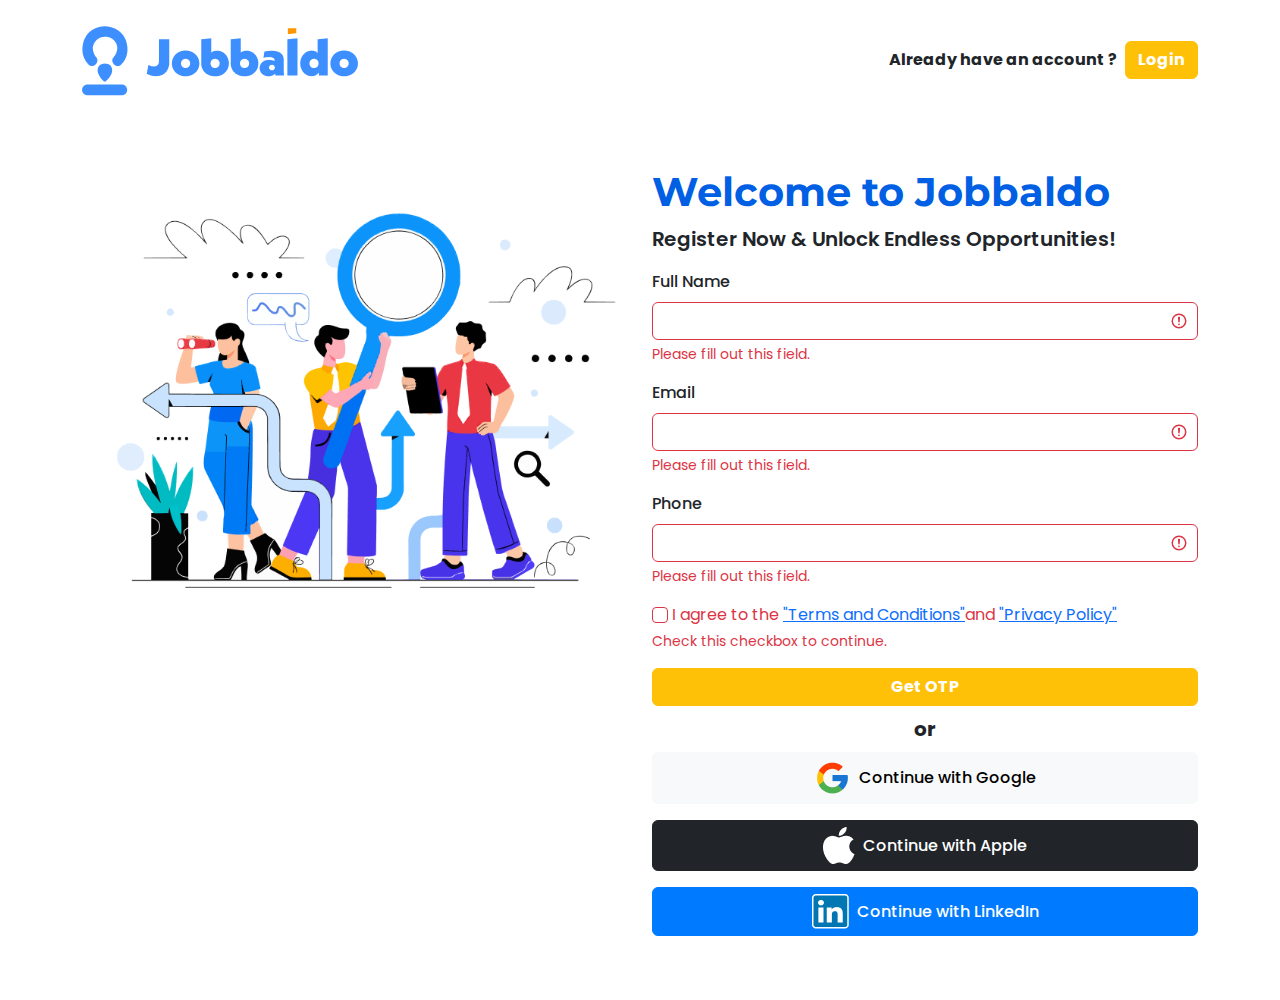
<file: register.html>
<!doctype html>
<html lang="en">

<head>
    <meta charset="utf-8">
    <meta name="viewport" content="width=device-width, initial-scale=1">
    <title>Register Page</title>
    <!-- ------------------FAV ICON-------------------- -->
    <link rel="apple-touch-icon" sizes="180x180" href="./images/fav-icon/apple-touch-icon.png">
    <link rel="icon" type="image/png" sizes="32x32" href="./images/fav-icon/favicon-32x32.png">
    <link rel="icon" type="image/png" sizes="16x16" href="./images/fav-icon/favicon-16x16.png">
    <link rel="manifest" href="/site.webmanifest">
    <!-- ------------BOOTSRAP LINK--------------- -->
    <link href="https://cdn.jsdelivr.net/npm/bootstrap@5.3.3/dist/css/bootstrap.min.css" rel="stylesheet"
        integrity="sha384-QWTKZyjpPEjISv5WaRU9OFeRpok6YctnYmDr5pNlyT2bRjXh0JMhjY6hW+ALEwIH" crossorigin="anonymous">
    <link rel="stylesheet" href="./css/register.css">
</head>

<body>
    <header class="py-4">
        <div
            class="top_bar d-flex container justify-content-between flex-md-row flex-column gap-md-0 gap-3 align-items-center">
            <a href="./index.html"><img src="./images/register/register_logo.png" alt="logo" class="img-fluid"></a>
            <div class="d-flex align-items-center gap-2 flex-sm-row flex-column">
                <span class="fw-bold">Already have an account ?</span>
                <a href="#" class="btn btn-warning text-white fw-bold">Login</a>
            </div>
        </div>
    </header>
    <main>
        <section class="main_page py-md-5 py-3">
            <div class="container">
                <div class="row">
                    <div class="col-lg-6 col-md-12">
                        <img src="./images/register/register_main_image.png" alt="Image" class="img-fluid">
                    </div>
                    <div class="col-lg-6 pb-3 col-md-12">
                        <div>
                            <h1 class="color_1 fw-bold">Welcome to Jobbaldo</h1>
                            <p class="fw-semibold fs-5">Register Now & Unlock Endless Opportunities!</p>
                            <form action="#" method="get" class="was-validated">
                                <div>
                                    <label for="full_name" class="form-label fw-medium">Full Name</label>
                                    <input type="text" name="full_name" id="full_name" class="form-control" required>
                                    <div class="valid-feedback">Valid.</div>
                                    <div class="invalid-feedback">Please fill out this field.</div>
                                </div>
                                <div>
                                    <label for="email" class="form-label fw-medium mt-3">Email</label>
                                    <input type="text" name="email" id="email" class="form-control" required>
                                    <div class="valid-feedback">Valid.</div>
                                    <div class="invalid-feedback">Please fill out this field.</div>
                                </div>
                                <div>
                                    <label for="phone" class="form-label fw-medium mt-3">Phone</label>
                                    <input type="number" name="phone" id="phone" class="form-control" required>
                                    <div class="valid-feedback">Valid.</div>
                                    <div class="invalid-feedback">Please fill out this field.</div>
                                </div>
                                <div class="mt-3">
                                    <input type="checkbox" class="form-check-input" id="myCheck" required> <label
                                        for="myCheck" class="form-check-label">I agree to the <a href="#">"Terms and
                                            Conditions"</a>and <a href="#">"Privacy Policy"</a></label>
                                    <div class="valid-feedback">Valid.</div>
                                    <div class="invalid-feedback">Check this checkbox to continue.</div>
                                </div>
                                <button type="submit" class="w-100 mt-3 btn btn-warning text-white fw-bold">Get
                                    OTP</button>
                            </form>
                            <div class="fw-bold d-flex justify-content-center mt-2 fs-5">or</div>
                            <a href="#"
                                class="btn d-block btn-light fw-medium mt-2 d-flex gap-2 justify-content-center align-items-center"><img
                                    src="./images/register/google_icon.png" alt="Image" class="img-fluid">Continue with
                                Google</a>
                            <a href="#"
                                class="btn d-block btn-dark fw-medium mt-3 d-flex gap-2 justify-content-center align-items-center"><img
                                    src="./images/register/apple_icon.png" alt="Image" class="img-fluid">Continue with
                                Apple</a>
                            <a href="#"
                                class="btn d-block btn-primary fw-medium mt-3 d-flex gap-2 justify-content-center align-items-center"><img
                                    src="./images/register/linedin_icon.png" alt="Image" class="img-fluid">Continue with
                                LinkedIn</a>
                        </div>
                    </div>
                </div>
            </div>
        </section>
    </main>
    <!-- ------------BOOTSRAP JS----------------- -->
    <script src="https://cdn.jsdelivr.net/npm/bootstrap@5.3.3/dist/js/bootstrap.bundle.min.js"
        integrity="sha384-YvpcrYf0tY3lHB60NNkmXc5s9fDVZLESaAA55NDzOxhy9GkcIdslK1eN7N6jIeHz"
        crossorigin="anonymous"></script>
</body>

</html>
</file>
<file: css/style.css>
@import url('https://fonts.googleapis.com/css2?family=Poppins:ital,wght@0,100;0,200;0,300;0,400;0,500;0,600;0,700;0,800;0,900;1,100;1,200;1,300;1,400;1,500;1,600;1,700;1,800;1,900&display=swap');
@import url('https://fonts.googleapis.com/css2?family=Montserrat:ital,wght@0,100..900;1,100..900&display=swap');
* {
    margin: 0;
    padding: 0;
    box-sizing: border-box;
}
body {
    font-family: "Poppins",serif;
}
h2 {
    font-family: "Montserrat",serif;
}
/* ---------COLORS-------------- */
.bg_1 {
    background-color: #3d8eff;
}
.bg_2 {
    background-color: #ffac1e;
}
.color_1 {
    color: #ffac1e;
}
.color_2 {
    color: #005fe3;
}
.color_3 {
    color: #07c700;
}
.color_4 {
    color: #f08c00;
}
.bg_3 {
    background-color: rgba(255, 149, 0, 1);
}
.bg_4 {
    background-color: #ffe2b9;
}
.smaller_font {
    font-size: 11px;
}
.bg_black {
    background-color: #000000;
}
.bg_white {
    background-color: #ffffff;
}
/* -------------NAV CSS--------------- */
.navbar {
    width: 90%;
    top: 2rem;
}
.navbar-brand img {
    width: 250px;
}
.active {
    color: #ffc067 !important;
    font-weight: 800;
}
.nav-link:hover {
    color: #ffcc00 !important;
  } 
  .nav-link {
    position: relative;
    padding-bottom: 5px;
  }
  
  .nav-link::after {
    content: '';
    position: absolute;
    width: 100%;
    height: 2px;
    bottom: 0;
    left: 0;
    background-color: #ffcc00;
    transform: scaleX(0);
    transform-origin: bottom right;
    transition: transform 0.3s ease-out;
  }
  
  .nav-link:hover::after {
    transform: scaleX(1);
    transform-origin: bottom left;
  } 
/* -----------BANNER CSS------------- */
.banner {
   background-image: url("../images/homepage/banner_image\ .png");
   background-size: contain;
   background-position: center;
   background-repeat: no-repeat;
   padding-top: 11rem !important;
}
.text-container,h1 {
    height: 50px;
}
.text-container {
    line-height: 50px;
    text-align: left;
    overflow: hidden;
}
.texts {
    position: relative;
    animation: text-change ease 8s infinite;
}
@keyframes text-change {
    0% {
        top: 0;
    }
    10% {
        top: 0;
    }
    20% {
        top: -50px;
    }
    30% {
        top: -50px;
    }
    40% {
        top: -100px;
    }
    50% {
        top: -100px;
    }
    60% {
        top: 0;
    }
    70% {
        top: 0px;
    }
    80% {
       top: -50px;
    }
    90% {
        top: -100px;
    }
    100% {
        top: 0;
    } 
}
/* ---------------------POPULAR CATEGORIES-------------------------- */
.box_hover:hover {
    background-color: #007bff;
    color: #fff !important;
    transform: translateY(-4px);
    transition: all 0.3s ease-out;
}  
/* -------LOGO CAROUSAL SECTION--------------- */
.logo_container{
    overflow: hidden;
    white-space: nowrap;
}
.logo_slide_a {
    animation: 10s logo_slide infinite linear;
    display: inline-block;
    overflow: hidden;
}
.logo_slide_b {
    animation: 10s logo_slide_2 infinite linear;
    display: inline-block;
    overflow: hidden;
    animation-direction: reverse;
}
.logo_slide img{
 margin: 0 10px;
 width: 170px;
}
.logo_a:hover .logo_slide_a{
    animation-play-state: paused;
}
.logo_b:hover .logo_slide_b{
    animation-play-state: paused;
}
@keyframes logo_slide {
    from{
        transform: translateX(0);
    }
    to {
        transform: translateX(-100%);
    }
}
@keyframes logo_slide_2 {
    from{
        transform: translateX(0);
    }
    to {
        transform: translateX(-100%);
    }
}
/* -----------TOP COMPANIES-------------------------- */
    .top_companies .swiper {
      width: 100%;
      height: 500px;
      margin-left: auto;
      margin-right: auto;
    }

   .top_companies .swiper-slide {
      text-align: center;
      font-size: 18px;
      background: #fff;
      height: calc((100% - 30px) / 2) !important;
      padding: 0;
    }
    .tilt {
        transition: transform 0.3s ease;
      }
      
      .tilt:hover {
        transform: rotate3d(1, 2, 0, 15deg);
      }
      
/* -----------------EXPLORE JOBS-------------------------- */
    html,
    body {
      position: relative;
    }
    .swiper_container {
     overflow: hidden;
     height: 450px;
   } 
    .swiper {
      width: 100%;
      height: 100%;
    }
    .swiper-slide {
      height: auto;
      -webkit-box-sizing: border-box;
      box-sizing: border-box;
      padding: 30px;
    }
    /* ---------------------------REVIEW SECTION----------------- */
    .smaller_font {
        font-size: 11px;
    }
    /* -------------INSTALL NOW DIV-------------------- */
    .install_now_div {
        background-color: rgba(61, 142, 255, 0.2);
    }
    /* ----------JOIN OUR COMMUNITY--------------------- */
    .join_our_community_div {
        background-color: rgba(61, 213, 255, 0.2);
    }
    /* ----------POST A JOB CSS-------------- */
    .post_a_job_div {
        background-image: linear-gradient(to bottom, #ffffff 8%,rgba(255, 149, 0, 0.6) 81%);
    }
    /* ----------FOOTER CSS---------------- */
    footer {
        background-image: url("../images/homepage/footer_background.png");
        background-size: 100%;
        background-position: center;
        background-repeat: no-repeat;
    }
    /* ------------------BUTTON HOVER----------------- */
    .btn-primary {
        background-color: #007bff;
        border-color: #007bff;
        transition: background-color 0.3s ease;
      }
      
      .btn-primary:hover {
        background-color: #0056b3;
        border-color: #0056b3;
      }
      .btn {
        transition: transform 0.2s ease, box-shadow 0.2s ease;
      }
      
      .btn:hover {
        transform: scale(1.05);
        box-shadow: 0 4px 8px rgba(0, 0, 0, 0.2);
      }
      /* ------------------------------------- */
      .swiper-scrollbar-drag {
        background-color: #007bff;
        box-shadow: 0 0 10px rgba(7, 134, 207, 0.3);
      }
      .swiper-scrollbar {
          background-color: #e5e5ea;
          width: 15px !important;
          box-shadow: 0 0 10px rgba(0,0,0,0.2);
      }
      /* -------------------FOOTER HOVER------------------- */
      .footer-links a {
          transition: all 0.3s ease-in-out;
        }
        
      .footer-links a:hover {
          color: #007bff; 
          transform: translateX(5px);
        }
        
        .footer-links a::before {
          content: "";
          margin-right: 5px;
          transition: all 0.3s ease-in-out;
        }
        
        .footer-links a:hover::before {
          content: "\21D2";
          transform: translateX(5px);
        }
        /* --------------------------------------------------------------- */
    /* -----------------RESPONSIVE SECTION---------------------------- */
    @media screen and (max-width: 991px) {
        .navbar {
            position: static !important;
            width: 100%;
            border-radius: 0% !important;
         }
         footer {
            background-size: cover;
        }
        .logo_slide img {
            width: 200px;
        }
        .banner {
            padding-top: 4rem !important;
        }
    }
    @media screen and (max-width: 767px) {
        .logo_slide img {
            width: 130px;
        }
        .footer_logo {
            width: 250px;
        }
        .form_border {
            border: none !important;
            border-bottom: 1px solid #413f3f !important;
        }
    }
    @media screen and (max-width: 567px) {
        .navbar-brand img {
            width: 170px;
        }
        .logo_slide img {
            width: 70px;
        }
        .install_now_btn {
            position: static !important;
            transform: none !important;
             display: inline-block !important;
             margin-top: 15px;
        }
    }
</file>
<file: css/aboutme.css>
@import url('https://fonts.googleapis.com/css2?family=Poppins:ital,wght@0,100;0,200;0,300;0,400;0,500;0,600;0,700;0,800;0,900;1,100;1,200;1,300;1,400;1,500;1,600;1,700;1,800;1,900&display=swap');
@import url('https://fonts.googleapis.com/css2?family=Montserrat:ital,wght@0,100..900;1,100..900&display=swap');
* {
    margin: 0;
    padding: 0;
    box-sizing: border-box;
}
body {
    font-family: "Poppins",serif;
}
.nav-link {
    color: #fff;
}
.bg_1 {
    background-color: #3d8eff;
}
.color_1 {
    color: #005fe3;
}
.top_part {
    background-image: url("../images/aboutme/top_card_background.png");
    background-size: contain;
    background-repeat: no-repeat;
    background-position: center;
}
.small_font {
    font-size: 14px;
}
.mont_family {
    font-family: "Montserrat",serif;
}
.navbar-brand img {
  width: 250px;
}
/* -------------------NAV HOVER------------------- */
.nav-link:hover {
    color: #ffcc00 !important;
  } 
  .nav-link {
    position: relative;
    padding-bottom: 5px;
  }
  
  .nav-link::after {
    content: '';
    position: absolute;
    width: 100%;
    height: 2px;
    bottom: 0;
    left: 0;
    background-color: #ffcc00;
    transform: scaleX(0);
    transform-origin: bottom right;
    transition: transform 0.3s ease-out;
  }
  
  .nav-link:hover::after {
    transform: scaleX(1);
    transform-origin: bottom left;
  } 
  .nav_tool {
    transition: all 0.3s ease-out;
  }
  .nav_profile {
    transition: all 0.3s ease-out;
  }
  .nav_tool:hover {
    transform: scaleX(1.05);
    transform: translateY(-5px);
  }
  .nav_profile:hover {
    box-shadow: 0 0 5px #ffcc00;
    border-radius: 50%;
  } 
  /* ------------------BUTTON HOVER----------------- */
.btn-primary {
    background-color: #007bff;
    border-color: #007bff;
    transition: background-color 0.3s ease;
  }
  
  .btn-primary:hover {
    background-color: #0056b3;
    border-color: #0056b3;
  }
  .btn {
    transition: transform 0.2s ease, box-shadow 0.2s ease;
  }
  
  .btn:hover {
    transform: scale(1.05);
    box-shadow: 0 4px 8px rgba(0, 0, 0, 0.2);
  }
  /* ----------------------------------------------- */
</file>
<file: css/community.css>
@import url('https://fonts.googleapis.com/css2?family=Poppins:ital,wght@0,100;0,200;0,300;0,400;0,500;0,600;0,700;0,800;0,900;1,100;1,200;1,300;1,400;1,500;1,600;1,700;1,800;1,900&display=swap');
@import url('https://fonts.googleapis.com/css2?family=Montserrat:ital,wght@0,100..900;1,100..900&display=swap');

* {
    margin: 0;
    padding: 0;
    box-sizing: border-box;
}

body {
    font-family: "Poppins", serif;
}

.bg_1 {
    background-color: #3d8eff;
}

.active {
    color: #ffc067 !important;
    font-weight: 800;
}
.navbar-brand img {
  width: 250px;
}
.post_bar {
    box-shadow: 0 5px 9px rgba(0, 0, 0, 0.1);
    ;
}

.small_font {
    font-size: 13px;
}

.mont_family {
    font-family: "Montserrat", serif;
}

.remove_margin {
    margin: 0 !important;
}
footer {
    background-image: url("../images/homepage/footer_background.png");
    background-size: 100%;
    background-position: center;
    background-repeat: no-repeat;
}
/* -------------------NAV HOVER------------------------- */
.nav-link:hover {
    color: #ffcc00 !important;
  } 
  .nav-link {
    position: relative;
    padding-bottom: 5px;
  }
  
  .nav-link::after {
    content: '';
    position: absolute;
    width: 100%;
    height: 2px;
    bottom: 0;
    left: 0;
    background-color: #ffcc00;
    transform: scaleX(0);
    transform-origin: bottom right;
    transition: transform 0.3s ease-out;
  }
  
  .nav-link:hover::after {
    transform: scaleX(1);
    transform-origin: bottom left;
  }
  .nav_tool {
    transition: all 0.3s ease-out;
  }
  .nav_profile {
    transition: all 0.3s ease-out;
  }
  .nav_tool:hover {
    transform: scaleX(1.05);
    transform: translateY(-5px);
  }
  .nav_profile:hover {
    box-shadow: 0 0 5px #ffcc00;
    border-radius: 50%;
  } 
  /* ------------------BUTTON HOVER----------------- */
  .btn-primary {
    background-color: #007bff;
    border-color: #007bff;
    transition: background-color 0.3s ease;
  }
  
  .btn-primary:hover {
    background-color: #0056b3;
    border-color: #0056b3;
  }
  .btn {
    transition: transform 0.2s ease, box-shadow 0.2s ease;
  }
  
  .btn:hover {
    transform: scale(1.05);
    box-shadow: 0 4px 8px rgba(0, 0, 0, 0.2);
  }
  /* ------------------------------------------------------- */
  /* -------------------FOOTER HOVER------------------- */
  .footer-links a {
    transition: all 0.3s ease-in-out;
  }
  
.footer-links a:hover {
    color: #007bff; 
    transform: translateX(5px);
  }
  
  .footer-links a::before {
    content: "";
    margin-right: 5px;
    transition: all 0.3s ease-in-out;
  }
  
  .footer-links a:hover::before {
    content: "\21D2";
    transform: translateX(5px);
  }
  /* --------------------------------------------------------------- */
  /* --------------------------RESPONSIVE SECTION---------------------------- */
  @media screen and (max-width: 991px) {
    footer {
       background-size: cover;
   }
} 
@media screen and (max-width: 767px) {
    .middle {
        height: 600px;
        overflow-y: scroll;
    }

    .middle::-webkit-scrollbar {
        width: 20px;
    }

    .middle::-webkit-scrollbar-track {
        background: #eee;
    }

    .middle::-webkit-scrollbar-thumb {
        background: #3d8eff;
    }

    .middle::-webkit-scrollbar-thumb:hover {
        background-color: #ffc067;
    }
    .communities_div {
        height: 250px;
        overflow-y: scroll;
    }
    .communities_div::-webkit-scrollbar {
        width: 20px;
    }

    .communities_div::-webkit-scrollbar-track {
        background: #eee;
    }

    .communities_div::-webkit-scrollbar-thumb {
        background: #3d8eff;
    }

    .communities_div::-webkit-scrollbar-thumb:hover {
        background-color: #ffc067;
    }
    .footer_logo {
        width: 250px;
    }
}
</file>
<file: css/hire-talent.css>
@import url('https://fonts.googleapis.com/css2?family=Poppins:ital,wght@0,100;0,200;0,300;0,400;0,500;0,600;0,700;0,800;0,900;1,100;1,200;1,300;1,400;1,500;1,600;1,700;1,800;1,900&display=swap');
@import url('https://fonts.googleapis.com/css2?family=Montserrat:ital,wght@0,100..900;1,100..900&display=swap');
* {
    margin: 0;
    padding: 0;
    box-sizing: border-box;
}
body {
    font-family: "Poppins",serif;
}
h1 {
    font-family: "Montserrat",serif;
}
.color_1 {
    color: #005fe3;
}
/* ------------------BUTTON HOVER----------------- */
.btn-primary {
    background-color: #007bff;
    border-color: #007bff;
    transition: background-color 0.3s ease;
  }
  
  .btn-primary:hover {
    background-color: #0056b3;
    border-color: #0056b3;
  }
  .btn {
    transition: transform 0.2s ease, box-shadow 0.2s ease;
  }
  
  .btn:hover {
    transform: scale(1.05);
    box-shadow: 0 4px 8px rgba(0, 0, 0, 0.2);
  }
  /* ----------------------------------------------- */
</file>
<file: css/login.css>
@import url('https://fonts.googleapis.com/css2?family=Poppins:ital,wght@0,100;0,200;0,300;0,400;0,500;0,600;0,700;0,800;0,900;1,100;1,200;1,300;1,400;1,500;1,600;1,700;1,800;1,900&display=swap');
@import url('https://fonts.googleapis.com/css2?family=Montserrat:ital,wght@0,100..900;1,100..900&display=swap');
* {
    margin: 0;
    padding: 0;
    box-sizing: border-box;
}
body {
    font-family: "Poppins",serif;
}
h1 {
    font-family: "Montserrat",serif;
}
.color_1 {
    color: #005fe3;
}
/* ------------------BUTTON HOVER----------------- */
.btn-primary {
    background-color: #007bff;
    border-color: #007bff;
    transition: background-color 0.3s ease;
  }
  
  .btn-primary:hover {
    background-color: #0056b3;
    border-color: #0056b3;
  }
  .btn {
    transition: transform 0.2s ease, box-shadow 0.2s ease;
  }
  
  .btn:hover {
    transform: scale(1.05);
    box-shadow: 0 4px 8px rgba(0, 0, 0, 0.2);
  }
  /* ----------------------------------------------- */
</file>
<file: css/register.css>
@import url('https://fonts.googleapis.com/css2?family=Poppins:ital,wght@0,100;0,200;0,300;0,400;0,500;0,600;0,700;0,800;0,900;1,100;1,200;1,300;1,400;1,500;1,600;1,700;1,800;1,900&display=swap');
@import url('https://fonts.googleapis.com/css2?family=Montserrat:ital,wght@0,100..900;1,100..900&display=swap');
* {
    margin: 0;
    padding: 0;
    box-sizing: border-box;
}
body {
    font-family: "Poppins",serif;
}
h1 {
    font-family: "Montserrat",serif;
}
.color_1 {
    color: #005fe3;
}
/* ------------------BUTTON HOVER----------------- */
.btn-primary {
    background-color: #007bff;
    border-color: #007bff;
    transition: background-color 0.3s ease;
  }
  
  .btn-primary:hover {
    background-color: #0056b3;
    border-color: #0056b3;
  }
  .btn {
    transition: transform 0.2s ease, box-shadow 0.2s ease;
  }
  
  .btn:hover {
    transform: scale(1.05);
    box-shadow: 0 4px 8px rgba(0, 0, 0, 0.2);
  }
  /* ----------------------------------------------- */
</file>
